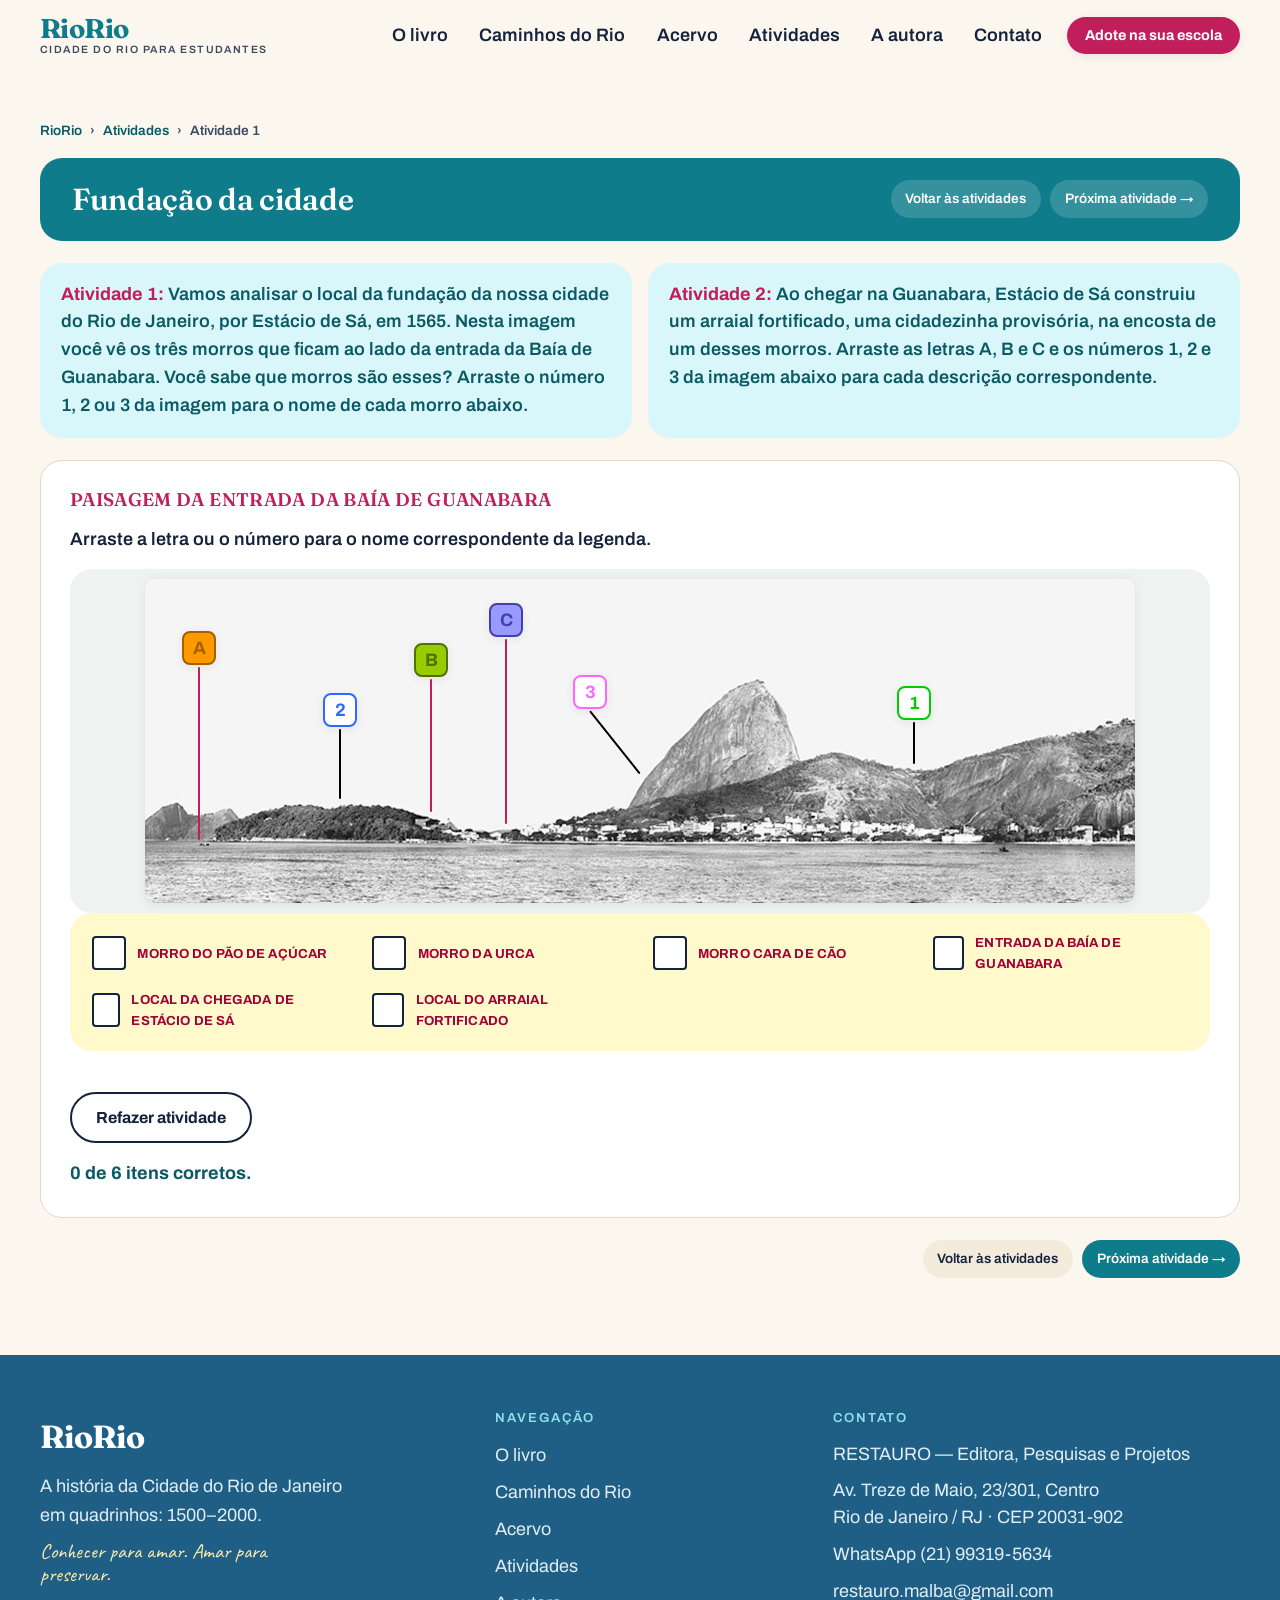
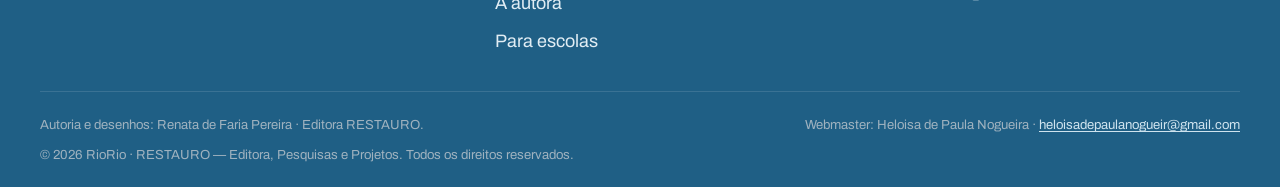
<file: atividade-1.html>
<!doctype html>
<html lang="pt-BR">
<head>
  <meta charset="utf-8" />
  <meta name="viewport" content="width=device-width, initial-scale=1" />
  <title>Atividade 1 — Fundação da cidade | RioRio</title>
  <meta name="description" content="Atividade interativa: arraste os números e letras para identificar os morros e locais da fundação do Rio de Janeiro." />
  <meta name="theme-color" content="#0E7C8B" />
  <link rel="icon" href="favicon.ico" sizes="any" />
  <link rel="icon" type="image/png" href="assets/images/favicon-32.png" sizes="32x32" />
  <link rel="apple-touch-icon" href="assets/images/favicon-180.png" />
  <script>document.documentElement.classList.add('js');</script>
  <link rel="preconnect" href="https://fonts.googleapis.com" />
  <link rel="preconnect" href="https://fonts.gstatic.com" crossorigin />
  <link rel="stylesheet" href="https://fonts.googleapis.com/css2?family=Fraunces:ital,opsz,wght@0,9..144,400;0,9..144,600;0,9..144,700;1,9..144,500&family=Archivo:wght@400;500;600;700&family=Caveat:wght@600;700&display=swap" />
  <link rel="stylesheet" href="assets/css/styles.css?v=30" />
  <link rel="stylesheet" href="assets/css/atividades.css?v=30" />
</head>
<body>
  <a class="skip-link" href="#conteudo">Pular para o conteúdo</a>

  <svg width="0" height="0" aria-hidden="true" focusable="false" style="position:absolute">
    <defs>
      <symbol id="ico-chevron" viewBox="0 0 24 24">
        <path fill="none" stroke="currentColor" stroke-width="2.4" stroke-linecap="round" stroke-linejoin="round" d="M9 4l8 8-8 8"/>
      </symbol>
    </defs>
  </svg>

  <header class="site-header" id="topo" data-header>
    <div class="wrap header__inner">
      <a class="brand" href="index.html" aria-label="RioRio — página inicial">
        <span class="brand__mark" aria-hidden="true">RioRio</span>
        <span class="brand__tag">Cidade do Rio para estudantes</span>
      </a>
      <nav class="nav" aria-label="Navegação principal">
        <button class="nav__toggle" aria-expanded="false" aria-controls="nav-menu" data-nav-toggle>
          <span class="nav__toggle-bars" aria-hidden="true"><span></span><span></span><span></span></span>
          <span class="nav__toggle-label">Menu</span>
        </button>
        <ul class="nav__menu" id="nav-menu" data-nav-menu>
          <li><a href="index.html#inicio">O livro</a></li>
          <li><a href="index.html#caminhos">Caminhos do Rio</a></li>
          <li><a href="index.html#memorias">Acervo</a></li>
          <li><a href="index.html#atividades">Atividades</a></li>
          <li><a href="index.html#autora">A autora</a></li>
          <li><a href="index.html#contato">Contato</a></li>
          <li class="nav__cta-item"><a class="btn btn--pink btn--sm" href="index.html#escolas">Adote na sua escola</a></li>
        </ul>
      </nav>
    </div>
  </header>

  <main id="conteudo">
    <section class="ativ-main">
      <div class="wrap">
        <p class="ativ-crumbs">
          <a href="index.html">RioRio</a> ›
          <a href="index.html#atividades">Atividades</a> ›
          <span>Atividade 1</span>
        </p>

        <div class="ativ-hero">
          <div>
            <h1 class="ativ-hero__title">Fundação da cidade</h1>
          </div>
          <nav class="ativ-nav" aria-label="Navegação entre atividades">
            <a href="index.html#atividades">Voltar às atividades</a>
            <a href="atividade-2.html">Próxima atividade →</a>
          </nav>
        </div>

        <div class="ativ-intro">
          <p><strong>Atividade 1:</strong> Vamos analisar o local da fundação da nossa cidade do Rio de Janeiro, por Estácio de Sá, em 1565. Nesta imagem você vê os três morros que ficam ao lado da entrada da Baía de Guanabara. Você sabe que morros são esses? Arraste o número 1, 2 ou 3 da imagem para o nome de cada morro abaixo.</p>
          <p><strong>Atividade 2:</strong> Ao chegar na Guanabara, Estácio de Sá construiu um arraial fortificado, uma cidadezinha provisória, na encosta de um desses morros. Arraste as letras A, B e C e os números 1, 2 e 3 da imagem abaixo para cada descrição correspondente.</p>
        </div>

        <div class="ativ-panel" data-drag-activity>
          <h2>Paisagem da entrada da Baía de Guanabara</h2>
          <p class="ativ-instruction">Arraste a letra ou o número para o nome correspondente da legenda.</p>
          <div class="ativ-stage-scroll" data-fit>
            <div class="ativ-stage" data-fit-w="990" data-fit-h="325" style="width:990px;height:325px;background-image:url('assets/images/atividades/fundacao-da-cidade-do-rio-de-janeiro.jpg')">
              <span class="ativ-line" style="left:768px;top:144px;height:42px;background:#000"></span>
              <span class="ativ-line" style="left:194px;top:151px;height:70px;background:#000"></span>
              <span class="ativ-line" style="left:444px;top:133px;height:79.8px;background:#000;transform:rotate(-38.5deg)"></span>
              <span class="ativ-line" style="left:53px;top:89px;height:173px"></span>
              <span class="ativ-line" style="left:285px;top:101px;height:133px"></span>
              <span class="ativ-line" style="left:360px;top:61px;height:185px"></span>

              <div class="drag-item drag-item--num" data-drag="p1" data-clone style="left:752px;top:108px;color:#00cc00;border-color:#00cc00">1</div>
              <div class="drag-item drag-item--num" data-drag="p2" data-clone style="left:178px;top:115px;color:#3366ff;border-color:#3366ff">2</div>
              <div class="drag-item drag-item--num" data-drag="p3" data-clone style="left:428px;top:97px;color:#ff66ff;border-color:#ff66ff">3</div>
              <div class="drag-item drag-item--num" data-drag="pC" data-clone style="left:37px;top:53px;color:#a35f00;border-color:#a35f00;background:#ff9900">A</div>
              <div class="drag-item drag-item--num" data-drag="pD" data-clone style="left:269px;top:65px;color:#4f7300;border-color:#4f7300;background:#99cc00">B</div>
              <div class="drag-item drag-item--num" data-drag="pB" data-clone style="left:344px;top:25px;color:#4141a8;border-color:#4141a8;background:#9999ff">C</div>
            </div>
          </div>

          <div class="ativ-answers">
            <div class="ativ-answers__grid">
              <div class="ativ-answers__row"><span class="drop-zone drop-zone--answer" data-drop="p3" style="position:relative;width:34px;height:34px;"></span><span class="ativ-answers__label">Morro do Pão de Açúcar</span></div>
              <div class="ativ-answers__row"><span class="drop-zone drop-zone--answer" data-drop="p1" style="position:relative;width:34px;height:34px;"></span><span class="ativ-answers__label">Morro da Urca</span></div>
              <div class="ativ-answers__row"><span class="drop-zone drop-zone--answer" data-drop="p2" style="position:relative;width:34px;height:34px;"></span><span class="ativ-answers__label">Morro Cara de Cão</span></div>
              <div class="ativ-answers__row"><span class="drop-zone drop-zone--answer" data-drop="pC" style="position:relative;width:34px;height:34px;"></span><span class="ativ-answers__label">Entrada da Baía de Guanabara</span></div>
              <div class="ativ-answers__row"><span class="drop-zone drop-zone--answer" data-drop="pB" style="position:relative;width:34px;height:34px;"></span><span class="ativ-answers__label">Local da chegada de Estácio de Sá</span></div>
              <div class="ativ-answers__row"><span class="drop-zone drop-zone--answer" data-drop="pD" style="position:relative;width:34px;height:34px;"></span><span class="ativ-answers__label">Local do arraial fortificado</span></div>
            </div>
          </div>

          <p class="ativ-success" data-ativ-success>Muito bem! Você completou a atividade 1.</p>
          <div class="ativ-actions">
            <button class="btn btn--ghost" type="button" data-ativ-reset>Refazer atividade</button>
          </div>
        </div>

        <nav class="ativ-nav" aria-label="Navegação entre atividades" style="justify-content:flex-end;background:transparent;padding:0">
          <a href="index.html#atividades" style="background:var(--papel-2);color:var(--tinta)">Voltar às atividades</a>
          <a href="atividade-2.html" style="background:var(--ciano);color:#fff">Próxima atividade →</a>
        </nav>
      </div>
    </section>
  </main>

  <footer class="site-footer" role="contentinfo">
    <div class="wrap site-footer__inner">
      <div class="site-footer__brand">
        <span class="brand__mark brand__mark--footer">RioRio</span>
        <p>A história da Cidade do Rio de Janeiro em quadrinhos: 1500–2000.</p>
        <p class="handnote site-footer__motto">Conhecer para amar. Amar para preservar.</p>
      </div>
      <nav class="site-footer__nav" aria-label="Rodapé">
        <h2>Navegação</h2>
        <ul>
          <li><a href="index.html#inicio">O livro</a></li>
          <li><a href="index.html#caminhos">Caminhos do Rio</a></li>
          <li><a href="index.html#memorias">Acervo</a></li>
          <li><a href="index.html#atividades">Atividades</a></li>
          <li><a href="index.html#autora">A autora</a></li>
          <li><a href="index.html#escolas">Para escolas</a></li>
        </ul>
      </nav>
      <div class="site-footer__contact">
        <h2>Contato</h2>
        <p>RESTAURO — Editora, Pesquisas e Projetos</p>
        <p>Av. Treze de Maio, 23/301, Centro<br>Rio de Janeiro / RJ · CEP 20031-902</p>
        <p><a href="https://wa.me/5521993195634" target="_blank" rel="noopener">WhatsApp (21) 99319-5634</a></p>
        <p><a href="mailto:restauro.malba@gmail.com">restauro.malba@gmail.com</a></p>
      </div>
    </div>
    <div class="wrap site-footer__base">
      <p>Autoria e desenhos: Renata de Faria Pereira · Editora RESTAURO.</p>
      <p>Webmaster: Heloisa de Paula Nogueira · <a href="mailto:heloisadepaulanogueir@gmail.com">heloisadepaulanogueir@gmail.com</a></p>
      <p>© <span data-year>2026</span> RioRio · RESTAURO — Editora, Pesquisas e Projetos. Todos os direitos reservados.</p>
    </div>
  </footer>

  <script src="assets/js/main.js?v=30" defer></script>
  <script src="assets/js/atividades.js?v=30" defer></script>
</body>
</html>
</file>
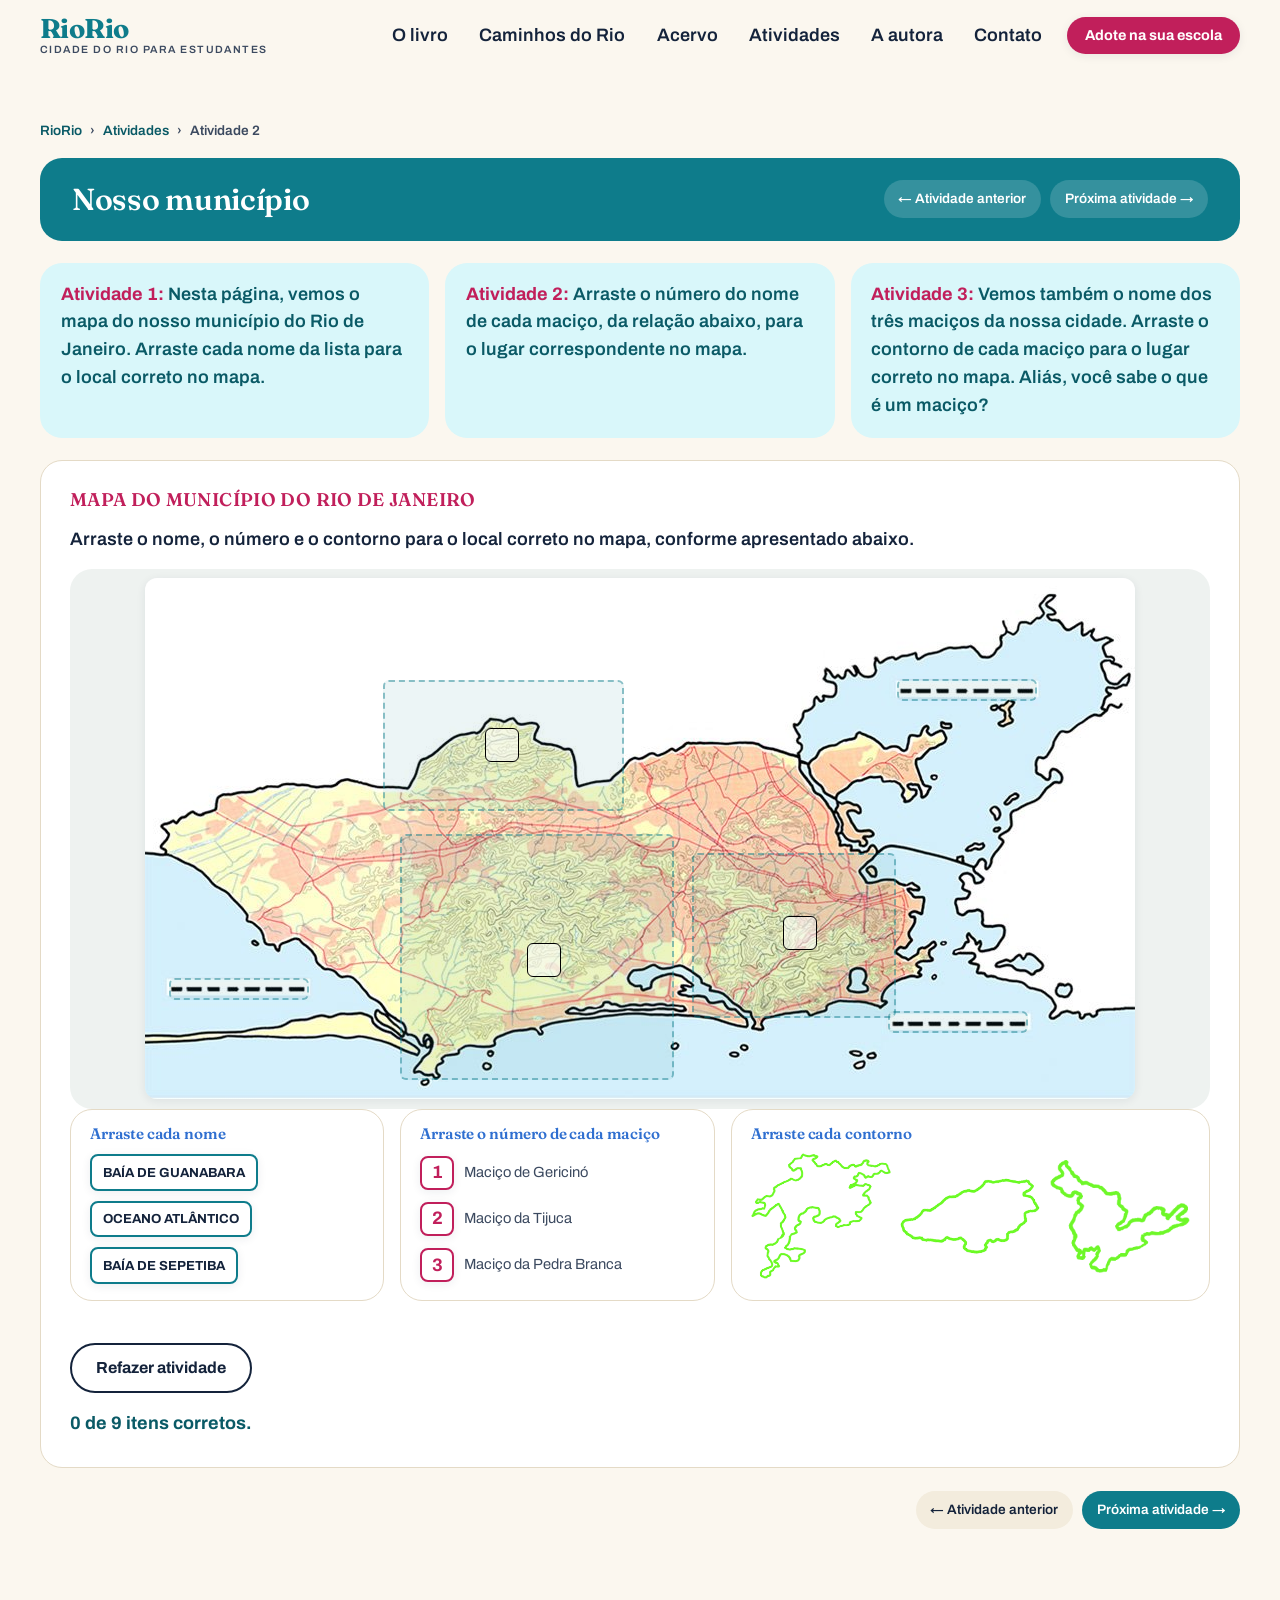
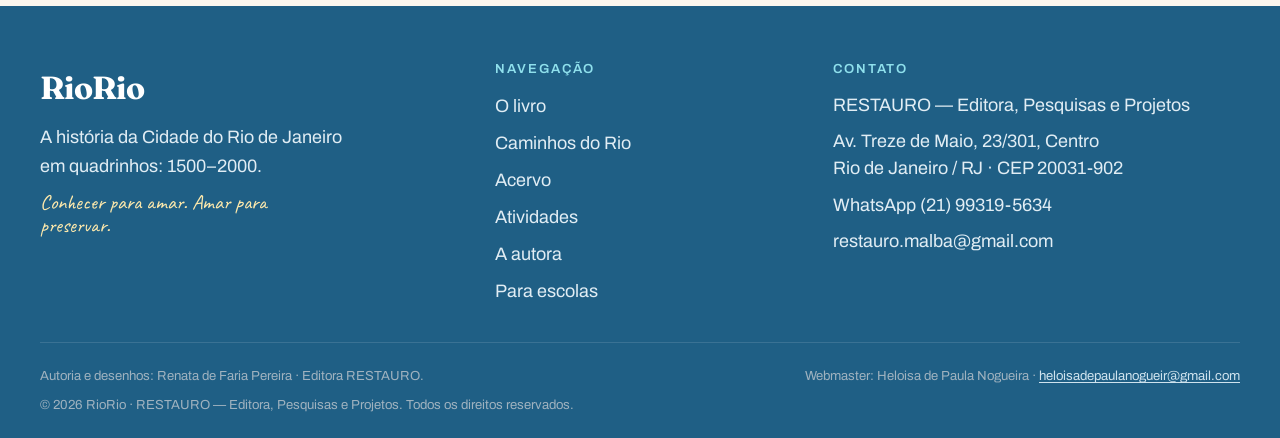
<file: atividade-2.html>
<!doctype html>
<html lang="pt-BR">
<head>
  <meta charset="utf-8" />
  <meta name="viewport" content="width=device-width, initial-scale=1" />
  <title>Atividade 2 — Nosso município | RioRio</title>
  <meta name="description" content="Atividade interativa: arraste nomes, números e contornos para o mapa do município do Rio de Janeiro." />
  <meta name="theme-color" content="#0E7C8B" />
  <link rel="icon" href="favicon.ico" sizes="any" />
  <link rel="icon" type="image/png" href="assets/images/favicon-32.png" sizes="32x32" />
  <link rel="apple-touch-icon" href="assets/images/favicon-180.png" />
  <script>document.documentElement.classList.add('js');</script>
  <link rel="preconnect" href="https://fonts.googleapis.com" />
  <link rel="preconnect" href="https://fonts.gstatic.com" crossorigin />
  <link rel="stylesheet" href="https://fonts.googleapis.com/css2?family=Fraunces:ital,opsz,wght@0,9..144,400;0,9..144,600;0,9..144,700;1,9..144,500&family=Archivo:wght@400;500;600;700&family=Caveat:wght@600;700&display=swap" />
  <link rel="stylesheet" href="assets/css/styles.css?v=30" />
  <link rel="stylesheet" href="assets/css/atividades.css?v=30" />
</head>
<body>
  <a class="skip-link" href="#conteudo">Pular para o conteúdo</a>

  <header class="site-header" id="topo" data-header>
    <div class="wrap header__inner">
      <a class="brand" href="index.html" aria-label="RioRio — página inicial">
        <span class="brand__mark" aria-hidden="true">RioRio</span>
        <span class="brand__tag">Cidade do Rio para estudantes</span>
      </a>
      <nav class="nav" aria-label="Navegação principal">
        <button class="nav__toggle" aria-expanded="false" aria-controls="nav-menu" data-nav-toggle>
          <span class="nav__toggle-bars" aria-hidden="true"><span></span><span></span><span></span></span>
          <span class="nav__toggle-label">Menu</span>
        </button>
        <ul class="nav__menu" id="nav-menu" data-nav-menu>
          <li><a href="index.html#inicio">O livro</a></li>
          <li><a href="index.html#caminhos">Caminhos do Rio</a></li>
          <li><a href="index.html#memorias">Acervo</a></li>
          <li><a href="index.html#atividades">Atividades</a></li>
          <li><a href="index.html#autora">A autora</a></li>
          <li><a href="index.html#contato">Contato</a></li>
          <li class="nav__cta-item"><a class="btn btn--pink btn--sm" href="index.html#escolas">Adote na sua escola</a></li>
        </ul>
      </nav>
    </div>
  </header>

  <main id="conteudo">
    <section class="ativ-main">
      <div class="wrap">
        <p class="ativ-crumbs">
          <a href="index.html">RioRio</a> ›
          <a href="index.html#atividades">Atividades</a> ›
          <span>Atividade 2</span>
        </p>

        <div class="ativ-hero">
          <div>
            <h1 class="ativ-hero__title">Nosso município</h1>
          </div>
          <nav class="ativ-nav" aria-label="Navegação entre atividades">
            <a href="atividade-1.html">← Atividade anterior</a>
            <a href="atividade-3.html">Próxima atividade →</a>
          </nav>
        </div>

        <div class="ativ-intro">
          <p><strong>Atividade 1:</strong> Nesta página, vemos o mapa do nosso município do Rio de Janeiro. Arraste cada nome da lista para o local correto no mapa.</p>
          <p><strong>Atividade 2:</strong> Arraste o número do nome de cada maciço, da relação abaixo, para o lugar correspondente no mapa.</p>
          <p><strong>Atividade 3:</strong> Vemos também o nome dos três maciços da nossa cidade. Arraste o contorno de cada maciço para o lugar correto no mapa. Aliás, você sabe o que é um maciço?</p>
        </div>

        <div class="ativ-panel" data-drag-activity>
          <h2>Mapa do município do Rio de Janeiro</h2>
          <p class="ativ-instruction">Arraste o nome, o número e o contorno para o local correto no mapa, conforme apresentado abaixo.</p>
          <div class="ativ-stage-scroll" data-fit>
            <div class="ativ-stage" data-fit-w="990" data-fit-h="521" style="width:990px;height:521px;background-image:url('assets/images/atividades/atividade-1-2.jpg')">
              <span class="drop-zone is-visible-hint" data-drop="guanabara" style="left:752px;top:101px;width:140px;height:22px"></span>
              <span class="drop-zone is-visible-hint" data-drop="atlantico" style="left:743px;top:433px;width:140px;height:22px"></span>
              <span class="drop-zone is-visible-hint" data-drop="sepetiba" style="left:24px;top:400px;width:140px;height:22px"></span>

              <span class="drop-zone drop-zone--black is-visible-hint" data-drop="num-gericino" style="left:340px;top:150px;width:34px;height:34px"></span>
              <span class="drop-zone drop-zone--black is-visible-hint" data-drop="num-tijuca" style="left:638px;top:338px;width:34px;height:34px"></span>
              <span class="drop-zone drop-zone--black is-visible-hint" data-drop="num-pedrabranca" style="left:382px;top:365px;width:34px;height:34px"></span>

              <span class="drop-zone" data-drop="shape-pedrabranca" style="left:255px;top:256px;width:274px;height:246px"></span>
              <span class="drop-zone" data-drop="shape-gericino" style="left:238px;top:102px;width:241px;height:131px"></span>
              <span class="drop-zone" data-drop="shape-tijuca" style="left:547px;top:275px;width:204px;height:165px"></span>
            </div>
          </div>

          <div class="ativ-bank">
            <div class="ativ-bank__group">
              <h3>Arraste cada nome</h3>
              <div class="ativ-bank__row"><span class="drag-item drag-item--chip" data-drag="guanabara" style="position:relative">BAÍA DE GUANABARA</span></div>
              <div class="ativ-bank__row"><span class="drag-item drag-item--chip" data-drag="atlantico" style="position:relative">OCEANO ATLÂNTICO</span></div>
              <div class="ativ-bank__row"><span class="drag-item drag-item--chip" data-drag="sepetiba" style="position:relative">BAÍA DE SEPETIBA</span></div>
            </div>
            <div class="ativ-bank__group">
              <h3>Arraste o número de cada maciço</h3>
              <div class="ativ-bank__row"><span class="drag-item drag-item--num" data-drag="num-gericino" data-clone style="position:relative">1</span><span class="ativ-bank__label">Maciço de Gericinó</span></div>
              <div class="ativ-bank__row"><span class="drag-item drag-item--num" data-drag="num-tijuca" data-clone style="position:relative">2</span><span class="ativ-bank__label">Maciço da Tijuca</span></div>
              <div class="ativ-bank__row"><span class="drag-item drag-item--num" data-drag="num-pedrabranca" data-clone style="position:relative">3</span><span class="ativ-bank__label">Maciço da Pedra Branca</span></div>
            </div>
            <div class="ativ-bank__group">
              <h3>Arraste cada contorno</h3>
              <div class="ativ-bank__row">
                <span class="drag-item drag-item--shape" data-drag="shape-pedrabranca" data-label="contorno do Maciço da Pedra Branca" style="position:relative;width:140px;height:126px;background-image:url('assets/images/atividades/macico1.png');background-size:contain"></span>
                <span class="drag-item drag-item--shape" data-drag="shape-gericino" data-label="contorno do Maciço de Gericinó" style="position:relative;width:140px;height:76px;background-image:url('assets/images/atividades/macico2.png');background-size:contain"></span>
                <span class="drag-item drag-item--shape" data-drag="shape-tijuca" data-label="contorno do Maciço da Tijuca" style="position:relative;width:140px;height:113px;background-image:url('assets/images/atividades/macico3.png');background-size:contain"></span>
              </div>
            </div>
          </div>

          <p class="ativ-success" data-ativ-success>Muito bem! Você completou a atividade 2.</p>
          <div class="ativ-actions">
            <button class="btn btn--ghost" type="button" data-ativ-reset>Refazer atividade</button>
          </div>
        </div>

        <nav class="ativ-nav" aria-label="Navegação entre atividades" style="justify-content:flex-end;background:transparent;padding:0">
          <a href="atividade-1.html" style="background:var(--papel-2);color:var(--tinta)">← Atividade anterior</a>
          <a href="atividade-3.html" style="background:var(--ciano);color:#fff">Próxima atividade →</a>
        </nav>
      </div>
    </section>
  </main>

  <footer class="site-footer" role="contentinfo">
    <div class="wrap site-footer__inner">
      <div class="site-footer__brand">
        <span class="brand__mark brand__mark--footer">RioRio</span>
        <p>A história da Cidade do Rio de Janeiro em quadrinhos: 1500–2000.</p>
        <p class="handnote site-footer__motto">Conhecer para amar. Amar para preservar.</p>
      </div>
      <nav class="site-footer__nav" aria-label="Rodapé">
        <h2>Navegação</h2>
        <ul>
          <li><a href="index.html#inicio">O livro</a></li>
          <li><a href="index.html#caminhos">Caminhos do Rio</a></li>
          <li><a href="index.html#memorias">Acervo</a></li>
          <li><a href="index.html#atividades">Atividades</a></li>
          <li><a href="index.html#autora">A autora</a></li>
          <li><a href="index.html#escolas">Para escolas</a></li>
        </ul>
      </nav>
      <div class="site-footer__contact">
        <h2>Contato</h2>
        <p>RESTAURO — Editora, Pesquisas e Projetos</p>
        <p>Av. Treze de Maio, 23/301, Centro<br>Rio de Janeiro / RJ · CEP 20031-902</p>
        <p><a href="https://wa.me/5521993195634" target="_blank" rel="noopener">WhatsApp (21) 99319-5634</a></p>
        <p><a href="mailto:restauro.malba@gmail.com">restauro.malba@gmail.com</a></p>
      </div>
    </div>
    <div class="wrap site-footer__base">
      <p>Autoria e desenhos: Renata de Faria Pereira · Editora RESTAURO.</p>
      <p>Webmaster: Heloisa de Paula Nogueira · <a href="mailto:heloisadepaulanogueir@gmail.com">heloisadepaulanogueir@gmail.com</a></p>
      <p>© <span data-year>2026</span> RioRio · RESTAURO — Editora, Pesquisas e Projetos. Todos os direitos reservados.</p>
    </div>
  </footer>

  <script src="assets/js/main.js?v=30" defer></script>
  <script src="assets/js/atividades.js?v=30" defer></script>
</body>
</html>
</file>
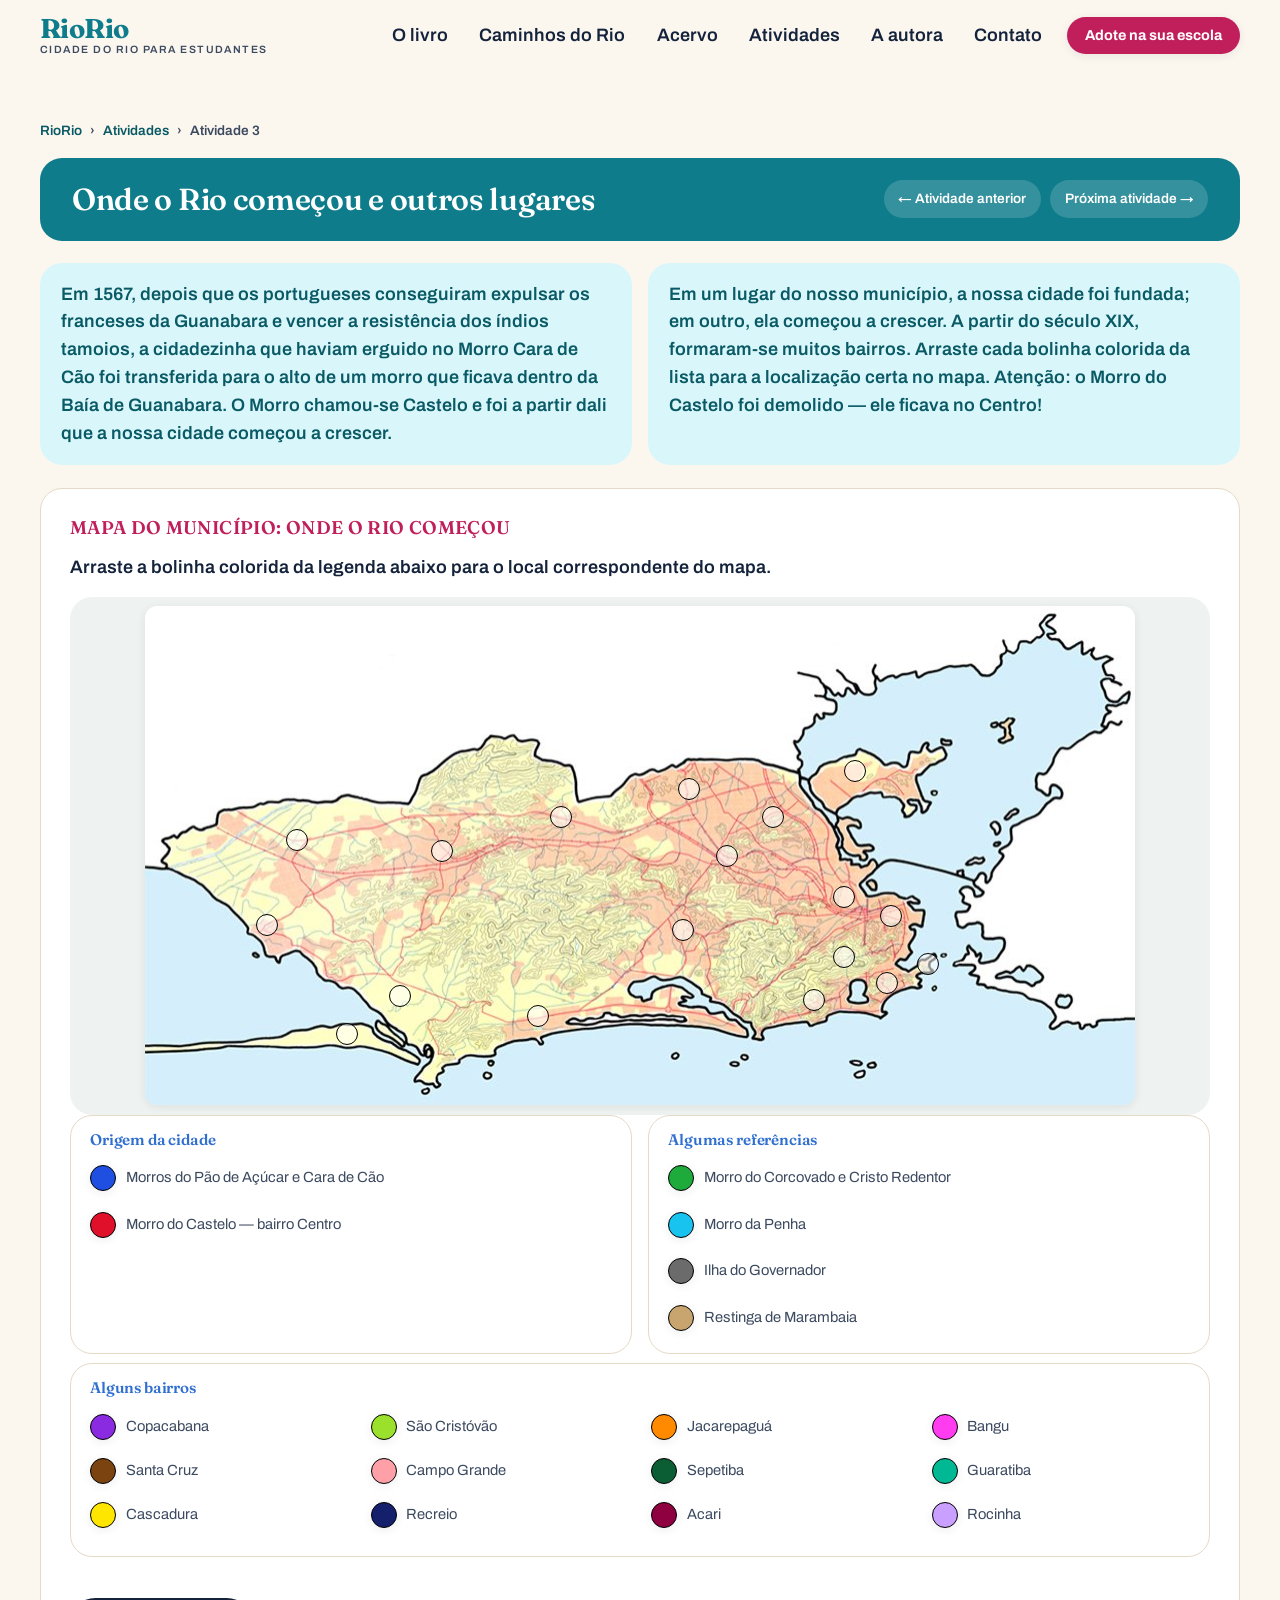
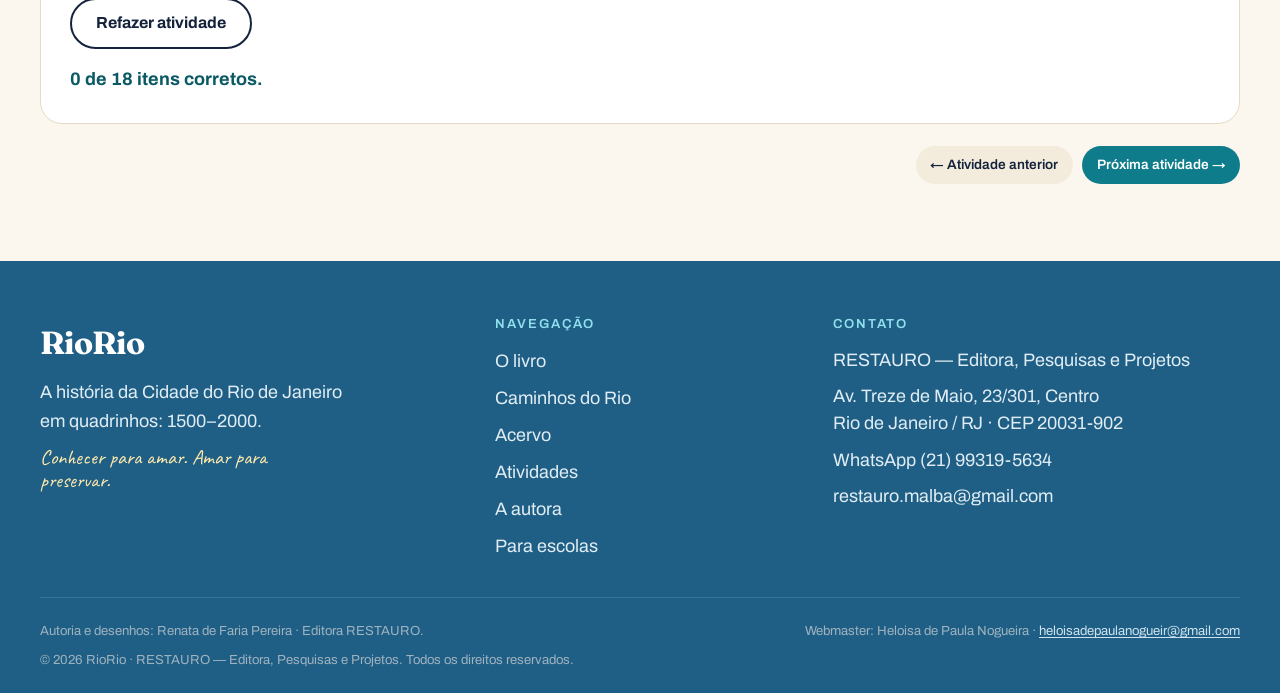
<file: atividade-3.html>
<!doctype html>
<html lang="pt-BR">
<head>
  <meta charset="utf-8" />
  <meta name="viewport" content="width=device-width, initial-scale=1" />
  <title>Atividade 3 — Onde o Rio começou e outros lugares | RioRio</title>
  <meta name="description" content="Atividade interativa: arraste cada lugar para o ponto correto no mapa do município do Rio de Janeiro." />
  <meta name="theme-color" content="#0E7C8B" />
  <link rel="icon" href="favicon.ico" sizes="any" />
  <link rel="icon" type="image/png" href="assets/images/favicon-32.png" sizes="32x32" />
  <link rel="apple-touch-icon" href="assets/images/favicon-180.png" />
  <script>document.documentElement.classList.add('js');</script>
  <link rel="preconnect" href="https://fonts.googleapis.com" />
  <link rel="preconnect" href="https://fonts.gstatic.com" crossorigin />
  <link rel="stylesheet" href="https://fonts.googleapis.com/css2?family=Fraunces:ital,opsz,wght@0,9..144,400;0,9..144,600;0,9..144,700;1,9..144,500&family=Archivo:wght@400;500;600;700&family=Caveat:wght@600;700&display=swap" />
  <link rel="stylesheet" href="assets/css/styles.css?v=30" />
  <link rel="stylesheet" href="assets/css/atividades.css?v=30" />
</head>
<body>
  <a class="skip-link" href="#conteudo">Pular para o conteúdo</a>

  <header class="site-header" id="topo" data-header>
    <div class="wrap header__inner">
      <a class="brand" href="index.html" aria-label="RioRio — página inicial">
        <span class="brand__mark" aria-hidden="true">RioRio</span>
        <span class="brand__tag">Cidade do Rio para estudantes</span>
      </a>
      <nav class="nav" aria-label="Navegação principal">
        <button class="nav__toggle" aria-expanded="false" aria-controls="nav-menu" data-nav-toggle>
          <span class="nav__toggle-bars" aria-hidden="true"><span></span><span></span><span></span></span>
          <span class="nav__toggle-label">Menu</span>
        </button>
        <ul class="nav__menu" id="nav-menu" data-nav-menu>
          <li><a href="index.html#inicio">O livro</a></li>
          <li><a href="index.html#caminhos">Caminhos do Rio</a></li>
          <li><a href="index.html#memorias">Acervo</a></li>
          <li><a href="index.html#atividades">Atividades</a></li>
          <li><a href="index.html#autora">A autora</a></li>
          <li><a href="index.html#contato">Contato</a></li>
          <li class="nav__cta-item"><a class="btn btn--pink btn--sm" href="index.html#escolas">Adote na sua escola</a></li>
        </ul>
      </nav>
    </div>
  </header>

  <main id="conteudo">
    <section class="ativ-main">
      <div class="wrap">
        <p class="ativ-crumbs">
          <a href="index.html">RioRio</a> ›
          <a href="index.html#atividades">Atividades</a> ›
          <span>Atividade 3</span>
        </p>

        <div class="ativ-hero">
          <div>
            <h1 class="ativ-hero__title">Onde o Rio começou e outros lugares</h1>
          </div>
          <nav class="ativ-nav" aria-label="Navegação entre atividades">
            <a href="atividade-2.html">← Atividade anterior</a>
            <a href="atividade-4.html">Próxima atividade →</a>
          </nav>
        </div>

        <div class="ativ-intro">
          <p>Em 1567, depois que os portugueses conseguiram expulsar os franceses da Guanabara e vencer a resistência dos índios tamoios, a cidadezinha que haviam erguido no Morro Cara de Cão foi transferida para o alto de um morro que ficava dentro da Baía de Guanabara. O Morro chamou-se Castelo e foi a partir dali que a nossa cidade começou a crescer.</p>
          <p>Em um lugar do nosso município, a nossa cidade foi fundada; em outro, ela começou a crescer. A partir do século XIX, formaram-se muitos bairros. Arraste cada bolinha colorida da lista para a localização certa no mapa. Atenção: o Morro do Castelo foi demolido — ele ficava no Centro!</p>
        </div>

        <div class="ativ-panel" data-drag-activity>
          <h2>Mapa do município: onde o Rio começou</h2>
          <p class="ativ-instruction">Arraste a bolinha colorida da legenda abaixo para o local correspondente do mapa.</p>
          <div class="ativ-stage-scroll">
            <div class="ativ-stage ativ-stage--fluid" style="aspect-ratio:990/499;background-image:url('assets/images/atividades/atividade-1-3.jpg')">
              <span class="drop-zone is-visible-hint" data-drop="l1" style="left:79.091%;top:71.743%"></span>
              <span class="drop-zone is-visible-hint" data-drop="l2" style="left:75.354%;top:62.124%"></span>
              <span class="drop-zone is-visible-hint" data-drop="l3" style="left:70.606%;top:70.341%"></span>
              <span class="drop-zone is-visible-hint" data-drop="l4" style="left:63.434%;top:42.285%"></span>
              <span class="drop-zone is-visible-hint" data-drop="l5" style="left:71.717%;top:33.066%"></span>
              <span class="drop-zone is-visible-hint" data-drop="l6" style="left:20.404%;top:85.772%"></span>
              <span class="drop-zone is-visible-hint" data-drop="l7" style="left:74.949%;top:75.551%"></span>
              <span class="drop-zone is-visible-hint" data-drop="l8" style="left:70.606%;top:58.317%"></span>
              <span class="drop-zone is-visible-hint" data-drop="l9" style="left:54.343%;top:64.93%"></span>
              <span class="drop-zone is-visible-hint" data-drop="l11" style="left:42.02%;top:42.285%"></span>
              <span class="drop-zone is-visible-hint" data-drop="l12" style="left:15.354%;top:46.894%"></span>
              <span class="drop-zone is-visible-hint" data-drop="l13" style="left:30.0%;top:49.098%"></span>
              <span class="drop-zone is-visible-hint" data-drop="l14" style="left:12.323%;top:63.928%"></span>
              <span class="drop-zone is-visible-hint" data-drop="l15" style="left:25.758%;top:78.156%"></span>
              <span class="drop-zone is-visible-hint" data-drop="l16" style="left:58.788%;top:50.1%"></span>
              <span class="drop-zone is-visible-hint" data-drop="l18" style="left:39.697%;top:82.164%"></span>
              <span class="drop-zone is-visible-hint" data-drop="l19" style="left:54.949%;top:36.673%"></span>
              <span class="drop-zone is-visible-hint" data-drop="l20" style="left:67.576%;top:78.958%"></span>
            </div>
          </div>

          <div class="ativ-bank">
            <div class="ativ-bank__group">
              <h3>Origem da cidade</h3>
              <div class="ativ-bank__row"><span class="drag-item drag-item--dot" data-drag="l1" data-clone style="position:relative;background:#1f4fe0"></span><span class="ativ-bank__label">Morros do Pão de Açúcar e Cara de Cão</span></div>
              <div class="ativ-bank__row"><span class="drag-item drag-item--dot" data-drag="l2" data-clone style="position:relative;background:#e0102a"></span><span class="ativ-bank__label">Morro do Castelo — bairro Centro</span></div>
            </div>
            <div class="ativ-bank__group">
              <h3>Algumas referências</h3>
              <div class="ativ-bank__row"><span class="drag-item drag-item--dot" data-drag="l3" data-clone style="position:relative;background:#1faa3c"></span><span class="ativ-bank__label">Morro do Corcovado e Cristo Redentor</span></div>
              <div class="ativ-bank__row"><span class="drag-item drag-item--dot" data-drag="l4" data-clone style="position:relative;background:#19c3f0"></span><span class="ativ-bank__label">Morro da Penha</span></div>
              <div class="ativ-bank__row"><span class="drag-item drag-item--dot" data-drag="l5" data-clone style="position:relative;background:#6b6b6b"></span><span class="ativ-bank__label">Ilha do Governador</span></div>
              <div class="ativ-bank__row"><span class="drag-item drag-item--dot" data-drag="l6" data-clone style="position:relative;background:#c8a46e"></span><span class="ativ-bank__label">Restinga de Marambaia</span></div>
            </div>
            <div class="ativ-bank__group ativ-bank__group--cols">
              <h3>Alguns bairros</h3>
              <div class="ativ-bank__row"><span class="drag-item drag-item--dot" data-drag="l7" data-clone style="position:relative;background:#8a2be2"></span><span class="ativ-bank__label">Copacabana</span></div>
              <div class="ativ-bank__row"><span class="drag-item drag-item--dot" data-drag="l8" data-clone style="position:relative;background:#9be02a"></span><span class="ativ-bank__label">São Cristóvão</span></div>
              <div class="ativ-bank__row"><span class="drag-item drag-item--dot" data-drag="l9" data-clone style="position:relative;background:#ff8a00"></span><span class="ativ-bank__label">Jacarepaguá</span></div>
              <div class="ativ-bank__row"><span class="drag-item drag-item--dot" data-drag="l11" data-clone style="position:relative;background:#ff3cf0"></span><span class="ativ-bank__label">Bangu</span></div>
              <div class="ativ-bank__row"><span class="drag-item drag-item--dot" data-drag="l12" data-clone style="position:relative;background:#7a4310"></span><span class="ativ-bank__label">Santa Cruz</span></div>
              <div class="ativ-bank__row"><span class="drag-item drag-item--dot" data-drag="l13" data-clone style="position:relative;background:#ff9fa8"></span><span class="ativ-bank__label">Campo Grande</span></div>
              <div class="ativ-bank__row"><span class="drag-item drag-item--dot" data-drag="l14" data-clone style="position:relative;background:#0b5e34"></span><span class="ativ-bank__label">Sepetiba</span></div>
              <div class="ativ-bank__row"><span class="drag-item drag-item--dot" data-drag="l15" data-clone style="position:relative;background:#00b894"></span><span class="ativ-bank__label">Guaratiba</span></div>
              <div class="ativ-bank__row"><span class="drag-item drag-item--dot" data-drag="l16" data-clone style="position:relative;background:#ffe600"></span><span class="ativ-bank__label">Cascadura</span></div>
              <div class="ativ-bank__row"><span class="drag-item drag-item--dot" data-drag="l18" data-clone style="position:relative;background:#14206b"></span><span class="ativ-bank__label">Recreio</span></div>
              <div class="ativ-bank__row"><span class="drag-item drag-item--dot" data-drag="l19" data-clone style="position:relative;background:#8f0040"></span><span class="ativ-bank__label">Acari</span></div>
              <div class="ativ-bank__row"><span class="drag-item drag-item--dot" data-drag="l20" data-clone style="position:relative;background:#c9a0ff"></span><span class="ativ-bank__label">Rocinha</span></div>
            </div>
          </div>

          <p class="ativ-success" data-ativ-success>Muito bem! Você completou a atividade 3.</p>
          <div class="ativ-actions">
            <button class="btn btn--ghost" type="button" data-ativ-reset>Refazer atividade</button>
          </div>
        </div>

        <nav class="ativ-nav" aria-label="Navegação entre atividades" style="justify-content:flex-end;background:transparent;padding:0">
          <a href="atividade-2.html" style="background:var(--papel-2);color:var(--tinta)">← Atividade anterior</a>
          <a href="atividade-4.html" style="background:var(--ciano);color:#fff">Próxima atividade →</a>
        </nav>
      </div>
    </section>
  </main>

  <footer class="site-footer" role="contentinfo">
    <div class="wrap site-footer__inner">
      <div class="site-footer__brand">
        <span class="brand__mark brand__mark--footer">RioRio</span>
        <p>A história da Cidade do Rio de Janeiro em quadrinhos: 1500–2000.</p>
        <p class="handnote site-footer__motto">Conhecer para amar. Amar para preservar.</p>
      </div>
      <nav class="site-footer__nav" aria-label="Rodapé">
        <h2>Navegação</h2>
        <ul>
          <li><a href="index.html#inicio">O livro</a></li>
          <li><a href="index.html#caminhos">Caminhos do Rio</a></li>
          <li><a href="index.html#memorias">Acervo</a></li>
          <li><a href="index.html#atividades">Atividades</a></li>
          <li><a href="index.html#autora">A autora</a></li>
          <li><a href="index.html#escolas">Para escolas</a></li>
        </ul>
      </nav>
      <div class="site-footer__contact">
        <h2>Contato</h2>
        <p>RESTAURO — Editora, Pesquisas e Projetos</p>
        <p>Av. Treze de Maio, 23/301, Centro<br>Rio de Janeiro / RJ · CEP 20031-902</p>
        <p><a href="https://wa.me/5521993195634" target="_blank" rel="noopener">WhatsApp (21) 99319-5634</a></p>
        <p><a href="mailto:restauro.malba@gmail.com">restauro.malba@gmail.com</a></p>
      </div>
    </div>
    <div class="wrap site-footer__base">
      <p>Autoria e desenhos: Renata de Faria Pereira · Editora RESTAURO.</p>
      <p>Webmaster: Heloisa de Paula Nogueira · <a href="mailto:heloisadepaulanogueir@gmail.com">heloisadepaulanogueir@gmail.com</a></p>
      <p>© <span data-year>2026</span> RioRio · RESTAURO — Editora, Pesquisas e Projetos. Todos os direitos reservados.</p>
    </div>
  </footer>

  <script src="assets/js/main.js?v=30" defer></script>
  <script src="assets/js/atividades.js?v=30" defer></script>
</body>
</html>
</file>
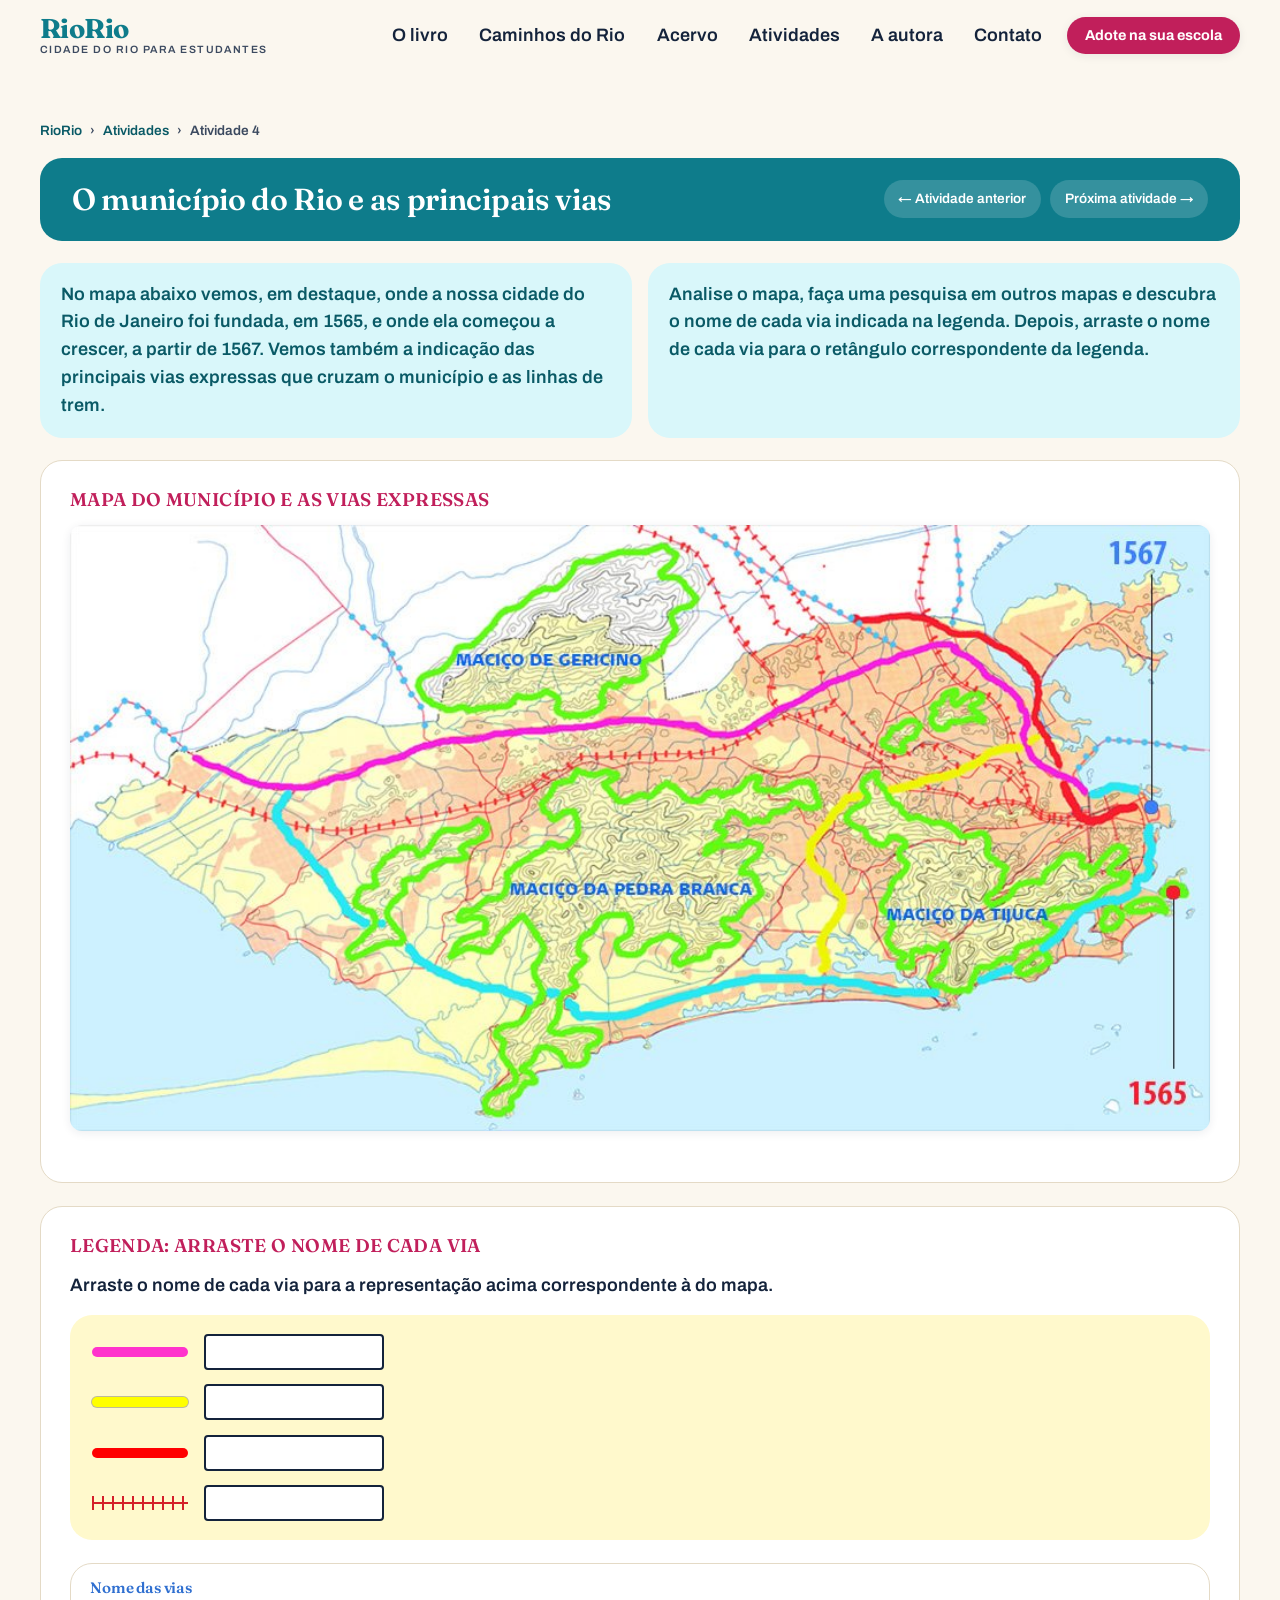
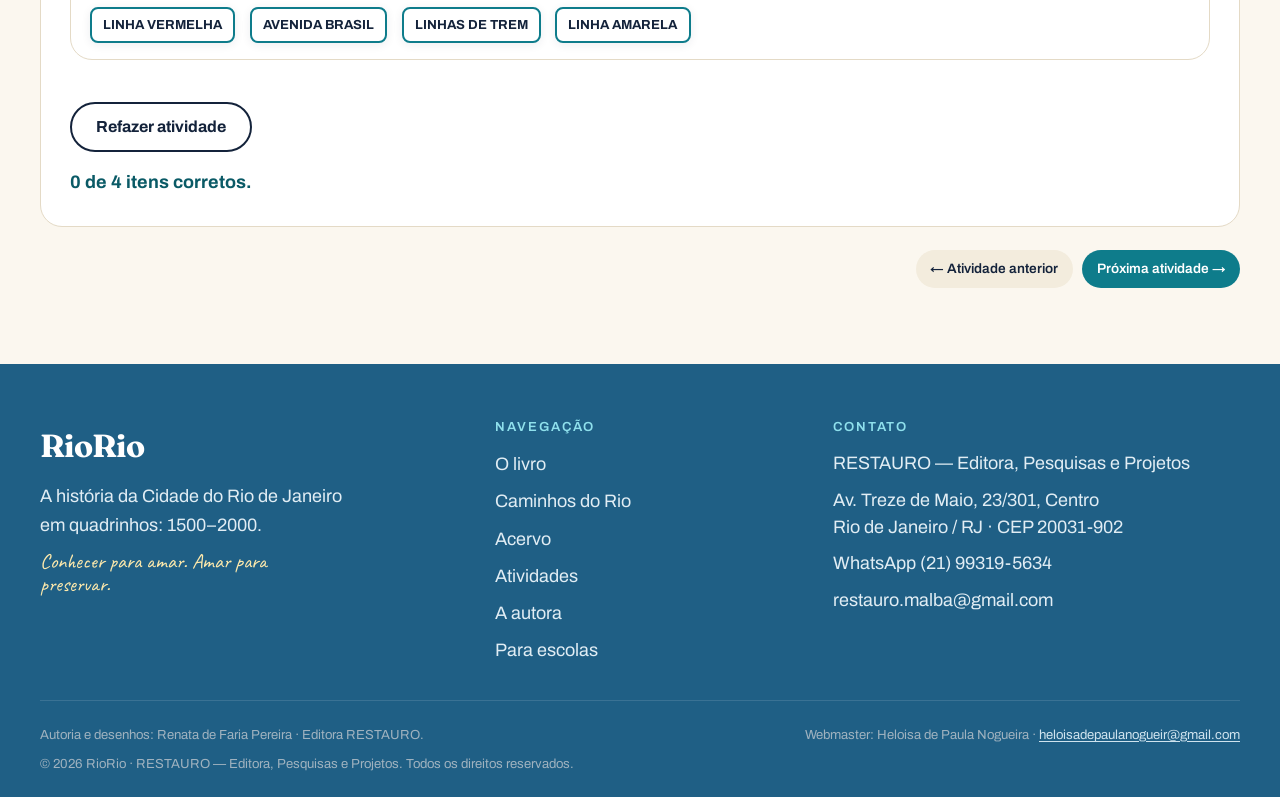
<file: atividade-4.html>
<!doctype html>
<html lang="pt-BR">
<head>
  <meta charset="utf-8" />
  <meta name="viewport" content="width=device-width, initial-scale=1" />
  <title>Atividade 4 — O município do Rio e as vias principais | RioRio</title>
  <meta name="description" content="Atividade interativa: arraste o nome de cada via expressa para a legenda correta do mapa do Rio de Janeiro." />
  <meta name="theme-color" content="#0E7C8B" />
  <link rel="icon" href="favicon.ico" sizes="any" />
  <link rel="icon" type="image/png" href="assets/images/favicon-32.png" sizes="32x32" />
  <link rel="apple-touch-icon" href="assets/images/favicon-180.png" />
  <script>document.documentElement.classList.add('js');</script>
  <link rel="preconnect" href="https://fonts.googleapis.com" />
  <link rel="preconnect" href="https://fonts.gstatic.com" crossorigin />
  <link rel="stylesheet" href="https://fonts.googleapis.com/css2?family=Fraunces:ital,opsz,wght@0,9..144,400;0,9..144,600;0,9..144,700;1,9..144,500&family=Archivo:wght@400;500;600;700&family=Caveat:wght@600;700&display=swap" />
  <link rel="stylesheet" href="assets/css/styles.css?v=30" />
  <link rel="stylesheet" href="assets/css/atividades.css?v=30" />
</head>
<body>
  <a class="skip-link" href="#conteudo">Pular para o conteúdo</a>

  <header class="site-header" id="topo" data-header>
    <div class="wrap header__inner">
      <a class="brand" href="index.html" aria-label="RioRio — página inicial">
        <span class="brand__mark" aria-hidden="true">RioRio</span>
        <span class="brand__tag">Cidade do Rio para estudantes</span>
      </a>
      <nav class="nav" aria-label="Navegação principal">
        <button class="nav__toggle" aria-expanded="false" aria-controls="nav-menu" data-nav-toggle>
          <span class="nav__toggle-bars" aria-hidden="true"><span></span><span></span><span></span></span>
          <span class="nav__toggle-label">Menu</span>
        </button>
        <ul class="nav__menu" id="nav-menu" data-nav-menu>
          <li><a href="index.html#inicio">O livro</a></li>
          <li><a href="index.html#caminhos">Caminhos do Rio</a></li>
          <li><a href="index.html#memorias">Acervo</a></li>
          <li><a href="index.html#atividades">Atividades</a></li>
          <li><a href="index.html#autora">A autora</a></li>
          <li><a href="index.html#contato">Contato</a></li>
          <li class="nav__cta-item"><a class="btn btn--pink btn--sm" href="index.html#escolas">Adote na sua escola</a></li>
        </ul>
      </nav>
    </div>
  </header>

  <main id="conteudo">
    <section class="ativ-main">
      <div class="wrap">
        <p class="ativ-crumbs">
          <a href="index.html">RioRio</a> ›
          <a href="index.html#atividades">Atividades</a> ›
          <span>Atividade 4</span>
        </p>

        <div class="ativ-hero">
          <div>
            <h1 class="ativ-hero__title">O município do Rio e as principais vias</h1>
          </div>
          <nav class="ativ-nav" aria-label="Navegação entre atividades">
            <a href="atividade-3.html">← Atividade anterior</a>
            <a href="atividade-5.html">Próxima atividade →</a>
          </nav>
        </div>

        <div class="ativ-intro">
          <p>No mapa abaixo vemos, em destaque, onde a nossa cidade do Rio de Janeiro foi fundada, em 1565, e onde ela começou a crescer, a partir de 1567. Vemos também a indicação das principais vias expressas que cruzam o município e as linhas de trem.</p>
          <p>Analise o mapa, faça uma pesquisa em outros mapas e descubra o nome de cada via indicada na legenda. Depois, arraste o nome de cada via para o retângulo correspondente da legenda.</p>
        </div>

        <div class="ativ-panel">
          <h2>Mapa do município e as vias expressas</h2>
          <figure style="margin:0 0 1.4rem">
            <img src="assets/images/atividades/atividade-1-4.jpg" alt="Mapa do município do Rio de Janeiro com a fundação, a expansão e as principais vias expressas em destaque." style="width:100%;border-radius:12px;box-shadow:var(--shadow-sm)" width="990" height="526" loading="lazy" decoding="async">
          </figure>
        </div>

        <div class="ativ-panel" data-drag-activity>
          <h2>Legenda: arraste o nome de cada via</h2>
          <p class="ativ-instruction">Arraste o nome de cada via para a representação acima correspondente à do mapa.</p>
          <div class="ativ-answers">
            <div class="ativ-legend">
              <div class="ativ-legend__row"><span class="legend-sample legend-sample--brasil" aria-hidden="true"></span><span class="drop-zone drop-zone--answer" data-drop="brasil" aria-label="Destino da linha rosa" style="position:relative;width:180px;height:36px"></span></div>
              <div class="ativ-legend__row"><span class="legend-sample legend-sample--amarela" aria-hidden="true"></span><span class="drop-zone drop-zone--answer" data-drop="amarela" aria-label="Destino da linha amarela" style="position:relative;width:180px;height:36px"></span></div>
              <div class="ativ-legend__row"><span class="legend-sample legend-sample--vermelha" aria-hidden="true"></span><span class="drop-zone drop-zone--answer" data-drop="vermelha" aria-label="Destino da linha vermelha grossa" style="position:relative;width:180px;height:36px"></span></div>
              <div class="ativ-legend__row"><span class="legend-sample legend-sample--trem" aria-hidden="true"></span><span class="drop-zone drop-zone--answer" data-drop="trem" aria-label="Destino da linha vermelha fina com tracinhos" style="position:relative;width:180px;height:36px"></span></div>
            </div>
          </div>

          <div class="ativ-bank">
            <div class="ativ-bank__group ativ-bank__group--row">
              <h3>Nome das vias</h3>
              <div class="ativ-bank__row"><span class="drag-item drag-item--chip" data-drag="vermelha" style="position:relative">LINHA VERMELHA</span></div>
              <div class="ativ-bank__row"><span class="drag-item drag-item--chip" data-drag="brasil" style="position:relative">AVENIDA BRASIL</span></div>
              <div class="ativ-bank__row"><span class="drag-item drag-item--chip" data-drag="trem" style="position:relative">LINHAS DE TREM</span></div>
              <div class="ativ-bank__row"><span class="drag-item drag-item--chip" data-drag="amarela" style="position:relative">LINHA AMARELA</span></div>
            </div>
          </div>

          <p class="ativ-success" data-ativ-success>Muito bem! Você completou a atividade 4.</p>
          <div class="ativ-actions">
            <button class="btn btn--ghost" type="button" data-ativ-reset>Refazer atividade</button>
          </div>
        </div>

        <nav class="ativ-nav" aria-label="Navegação entre atividades" style="justify-content:flex-end;background:transparent;padding:0">
          <a href="atividade-3.html" style="background:var(--papel-2);color:var(--tinta)">← Atividade anterior</a>
          <a href="atividade-5.html" style="background:var(--ciano);color:#fff">Próxima atividade →</a>
        </nav>
      </div>
    </section>
  </main>

  <footer class="site-footer" role="contentinfo">
    <div class="wrap site-footer__inner">
      <div class="site-footer__brand">
        <span class="brand__mark brand__mark--footer">RioRio</span>
        <p>A história da Cidade do Rio de Janeiro em quadrinhos: 1500–2000.</p>
        <p class="handnote site-footer__motto">Conhecer para amar. Amar para preservar.</p>
      </div>
      <nav class="site-footer__nav" aria-label="Rodapé">
        <h2>Navegação</h2>
        <ul>
          <li><a href="index.html#inicio">O livro</a></li>
          <li><a href="index.html#caminhos">Caminhos do Rio</a></li>
          <li><a href="index.html#memorias">Acervo</a></li>
          <li><a href="index.html#atividades">Atividades</a></li>
          <li><a href="index.html#autora">A autora</a></li>
          <li><a href="index.html#escolas">Para escolas</a></li>
        </ul>
      </nav>
      <div class="site-footer__contact">
        <h2>Contato</h2>
        <p>RESTAURO — Editora, Pesquisas e Projetos</p>
        <p>Av. Treze de Maio, 23/301, Centro<br>Rio de Janeiro / RJ · CEP 20031-902</p>
        <p><a href="https://wa.me/5521993195634" target="_blank" rel="noopener">WhatsApp (21) 99319-5634</a></p>
        <p><a href="mailto:restauro.malba@gmail.com">restauro.malba@gmail.com</a></p>
      </div>
    </div>
    <div class="wrap site-footer__base">
      <p>Autoria e desenhos: Renata de Faria Pereira · Editora RESTAURO.</p>
      <p>Webmaster: Heloisa de Paula Nogueira · <a href="mailto:heloisadepaulanogueir@gmail.com">heloisadepaulanogueir@gmail.com</a></p>
      <p>© <span data-year>2026</span> RioRio · RESTAURO — Editora, Pesquisas e Projetos. Todos os direitos reservados.</p>
    </div>
  </footer>

  <script src="assets/js/main.js?v=30" defer></script>
  <script src="assets/js/atividades.js?v=30" defer></script>
</body>
</html>
</file>
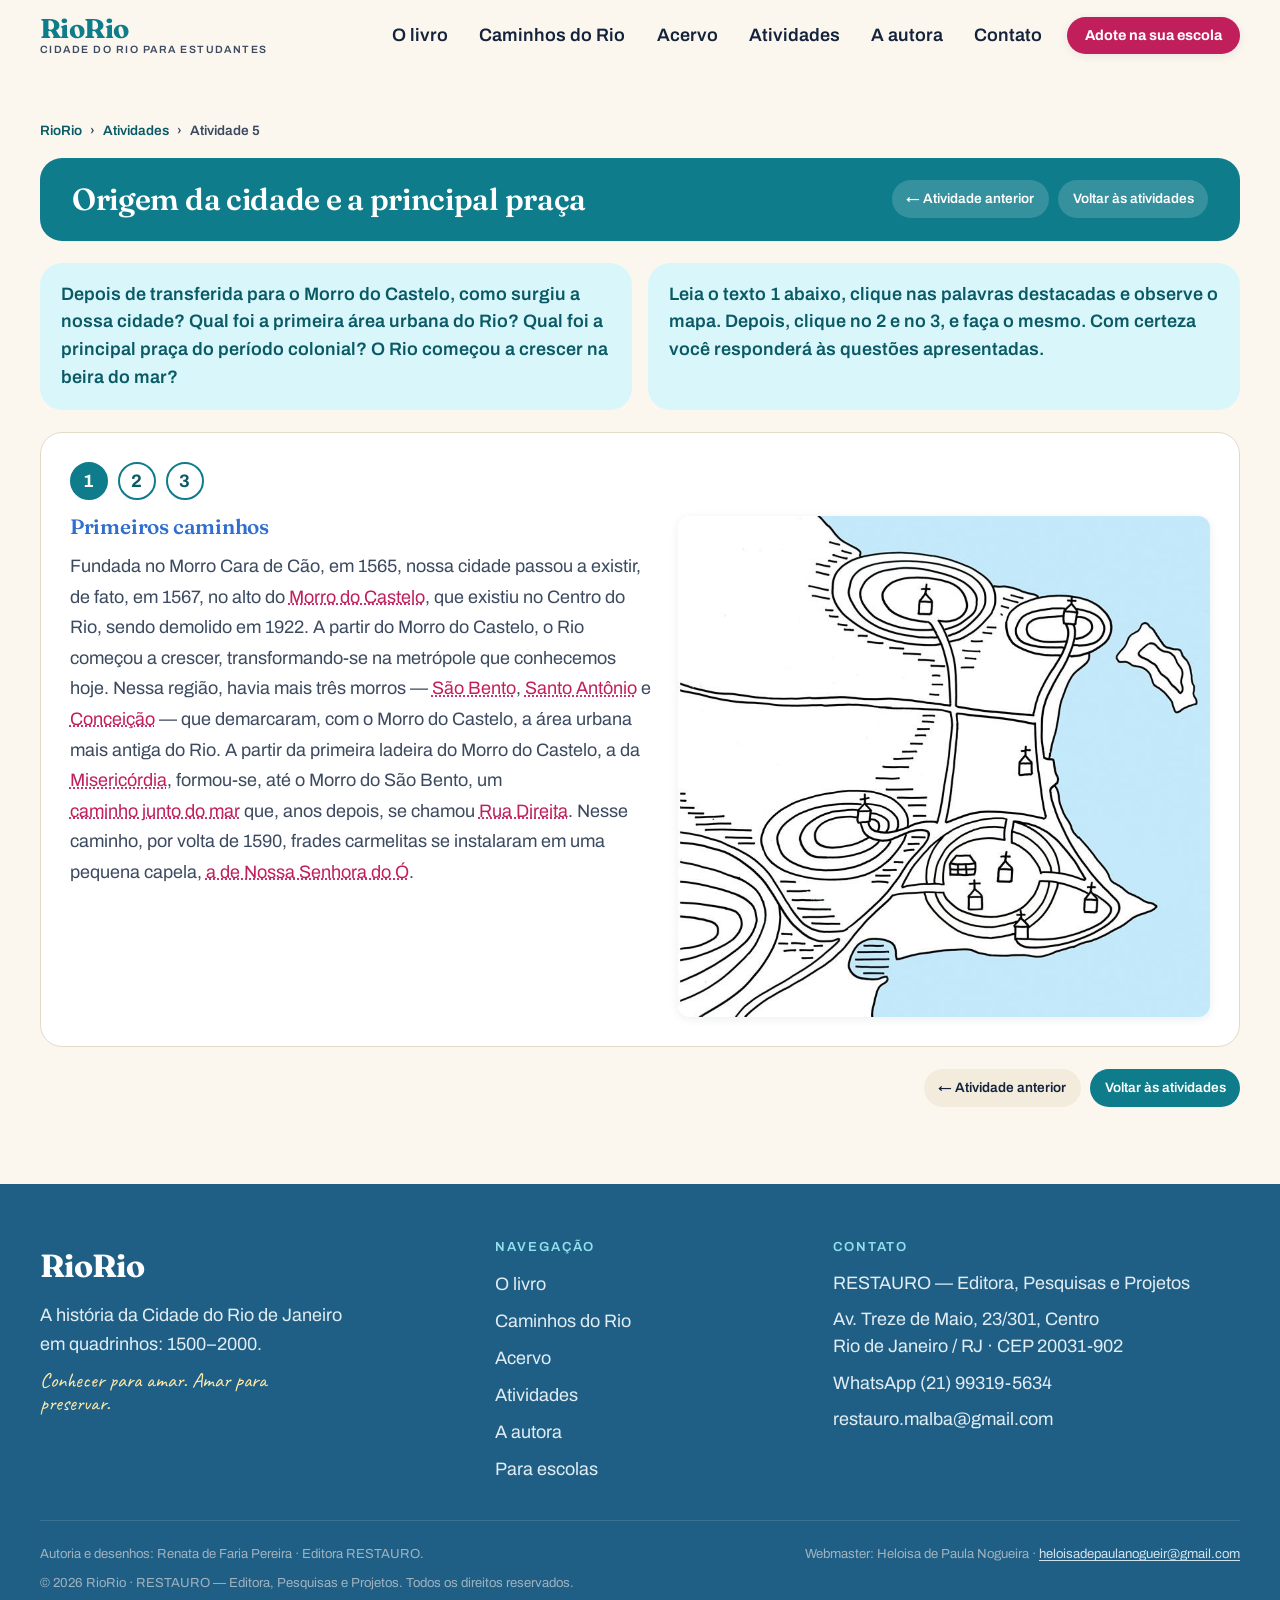
<file: atividade-5.html>
<!doctype html>
<html lang="pt-BR">
<head>
  <meta charset="utf-8" />
  <meta name="viewport" content="width=device-width, initial-scale=1" />
  <title>Atividade 5 — Origem da cidade e a principal praça | RioRio</title>
  <meta name="description" content="Atividade interativa: clique nas palavras destacadas do texto e observe o mapa da origem da cidade do Rio de Janeiro." />
  <meta name="theme-color" content="#0E7C8B" />
  <link rel="icon" href="favicon.ico" sizes="any" />
  <link rel="icon" type="image/png" href="assets/images/favicon-32.png" sizes="32x32" />
  <link rel="apple-touch-icon" href="assets/images/favicon-180.png" />
  <script>document.documentElement.classList.add('js');</script>
  <link rel="preconnect" href="https://fonts.googleapis.com" />
  <link rel="preconnect" href="https://fonts.gstatic.com" crossorigin />
  <link rel="stylesheet" href="https://fonts.googleapis.com/css2?family=Fraunces:ital,opsz,wght@0,9..144,400;0,9..144,600;0,9..144,700;1,9..144,500&family=Archivo:wght@400;500;600;700&family=Caveat:wght@600;700&display=swap" />
  <link rel="stylesheet" href="assets/css/styles.css?v=30" />
  <link rel="stylesheet" href="assets/css/atividades.css?v=30" />
</head>
<body>
  <a class="skip-link" href="#conteudo">Pular para o conteúdo</a>

  <header class="site-header" id="topo" data-header>
    <div class="wrap header__inner">
      <a class="brand" href="index.html" aria-label="RioRio — página inicial">
        <span class="brand__mark" aria-hidden="true">RioRio</span>
        <span class="brand__tag">Cidade do Rio para estudantes</span>
      </a>
      <nav class="nav" aria-label="Navegação principal">
        <button class="nav__toggle" aria-expanded="false" aria-controls="nav-menu" data-nav-toggle>
          <span class="nav__toggle-bars" aria-hidden="true"><span></span><span></span><span></span></span>
          <span class="nav__toggle-label">Menu</span>
        </button>
        <ul class="nav__menu" id="nav-menu" data-nav-menu>
          <li><a href="index.html#inicio">O livro</a></li>
          <li><a href="index.html#caminhos">Caminhos do Rio</a></li>
          <li><a href="index.html#memorias">Acervo</a></li>
          <li><a href="index.html#atividades">Atividades</a></li>
          <li><a href="index.html#autora">A autora</a></li>
          <li><a href="index.html#contato">Contato</a></li>
          <li class="nav__cta-item"><a class="btn btn--pink btn--sm" href="index.html#escolas">Adote na sua escola</a></li>
        </ul>
      </nav>
    </div>
  </header>

  <main id="conteudo">
    <section class="ativ-main">
      <div class="wrap">
        <p class="ativ-crumbs">
          <a href="index.html">RioRio</a> ›
          <a href="index.html#atividades">Atividades</a> ›
          <span>Atividade 5</span>
        </p>

        <div class="ativ-hero">
          <div>
            <h1 class="ativ-hero__title">Origem da cidade e a principal praça</h1>
          </div>
          <nav class="ativ-nav" aria-label="Navegação entre atividades">
            <a href="atividade-4.html">← Atividade anterior</a>
            <a href="index.html#atividades">Voltar às atividades</a>
          </nav>
        </div>

        <div class="ativ-intro">
          <p>Depois de transferida para o Morro do Castelo, como surgiu a nossa cidade? Qual foi a primeira área urbana do Rio? Qual foi a principal praça do período colonial? O Rio começou a crescer na beira do mar?</p>
          <p>Leia o texto 1 abaixo, clique nas palavras destacadas e observe o mapa. Depois, clique no 2 e no 3, e faça o mesmo. Com certeza você responderá às questões apresentadas.</p>
        </div>

        <div class="ativ-panel" data-reveal-activity>
          <div class="reveal-tabs" role="tablist">
            <a href="#" class="reveal-tab is-active" data-reveal-tab="t1" role="tab">1</a>
            <a href="#" class="reveal-tab" data-reveal-tab="t2" role="tab">2</a>
            <a href="#" class="reveal-tab" data-reveal-tab="t3" role="tab">3</a>
          </div>

          <div class="reveal-grid">
            <div>
              <div class="reveal-panel is-active" data-reveal-panel="t1">
                <h1>Primeiros caminhos</h1>
                <p>
                  Fundada no Morro Cara de Cão, em 1565, nossa cidade passou a existir, de fato, em 1567, no alto do
                  <button class="reveal-term" data-reveal-term="t1-castelo">Morro do Castelo</button>,
                  que existiu no Centro do Rio, sendo demolido em 1922. A partir do Morro do Castelo,
                  o Rio começou a crescer, transformando-se na metrópole que conhecemos hoje. Nessa região,
                  havia mais três morros — <button class="reveal-term" data-reveal-term="t1-saobento">São Bento</button>,
                  <button class="reveal-term" data-reveal-term="t1-santoantonio">Santo Antônio</button> e
                  <button class="reveal-term" data-reveal-term="t1-conceicao">Conceição</button>
                  — que demarcaram, com o Morro do Castelo, a área urbana mais antiga do Rio. A partir da
                  primeira ladeira do Morro do Castelo, a da <button class="reveal-term" data-reveal-term="t1-misericordia">Misericórdia</button>, formou-se,
                  até o Morro do São Bento, um <button class="reveal-term" data-reveal-term="t1-beiramar">caminho junto do mar</button>
                  que, anos depois, se chamou <button class="reveal-term" data-reveal-term="t1-ruadireita">Rua Direita</button>.
                  Nesse caminho, por volta de 1590, frades carmelitas se instalaram em uma pequena capela,
                  <button class="reveal-term" data-reveal-term="t1-nossasenhora">a de Nossa Senhora do Ó</button>.
                </p>
              </div>

              <div class="reveal-panel" data-reveal-panel="t2">
                <h1>Morros, igrejas e Largo do Carmo</h1>
                <p>
                  No final do século XVI, muitas ordens religiosas católicas, com o apoio do reino português, começaram a se estabelecer no Brasil. No Rio não foi diferente.
                  No <button class="reveal-term" data-reveal-term="t2-castelo">Morro do Castelo</button>, instalaram-se os <button class="reveal-term" data-reveal-term="t2-jesuitas">jesuítas</button>,
                  no <button class="reveal-term" data-reveal-term="t2-saobento">Morro de São Bento</button>, os <button class="reveal-term" data-reveal-term="t2-beneditinos">beneditinos</button>,
                  no <button class="reveal-term" data-reveal-term="t2-santoantonio">Morro de Santo Antônio</button>, os <button class="reveal-term" data-reveal-term="t2-franciscanos">franciscanos</button>,
                  e no <button class="reveal-term" data-reveal-term="t2-conceicao">Morro da Conceição</button>, os <button class="reveal-term" data-reveal-term="t2-capuchinhos">frades capuchinhos franceses</button>. Os carmelitas, que estavam na beira do mar, construíram,
                  no lugar da antiga capela de Nossa Senhora do Ó, uma <button class="reveal-term" data-reveal-term="t2-igrejaconvento">igreja e um convento</button>
                  dedicados a Nossa Senhora do Carmo. Por volta de 1640, a cidade do alto do Morro do Castelo começou a se mudar para a várzea, transferindo a
                  <button class="reveal-term" data-reveal-term="t2-casadecamara">Casa de Câmara e Cadeia</button> e o <button class="reveal-term" data-reveal-term="t2-pelourinho">pelourinho</button>
                  para um terreno junto à <button class="reveal-term" data-reveal-term="t2-ruadireita">Rua Direita</button>, de frente para o mar e o convento dos carmelitas,
                  que se chamou <button class="reveal-term" data-reveal-term="t2-largodocarmo">Largo do Carmo</button>.
                </p>
              </div>

              <div class="reveal-panel" data-reveal-panel="t3">
                <h1>Palácio e praça mais importantes</h1>
                <p>
                  Em meados do século XVIII, a área entre os <button class="reveal-term" data-reveal-term="t3-quatromorros">quatro morros</button>
                  estava <button class="reveal-term" data-reveal-term="t3-pop">muito mais povoada!</button> Em 1743, imagine, ergueram um palácio no antigo
                  <button class="reveal-term" data-reveal-term="t3-largodocarmo">Largo do Carmo</button> — a <button class="reveal-term" data-reveal-term="t3-casagov">Casa dos Governadores</button>.
                  Depois, em 1763, transformaram o Rio em capital do Brasil e do vice-reinado de Portugal, e o palácio tornou-se
                  <button class="reveal-term" data-reveal-term="t3-pacovicereis">Paço dos Vice-Reis</button>, sendo decidido que todo ouro que era levado do Brasil tinha
                  que sair pelo porto do Rio! Nessa altura, o antigo Largo do Carmo ficou ainda mais movimentado, qualificando-se como a
                  <button class="reveal-term" data-reveal-term="t3-praca">praça mais importante do período colonial</button>.
                  Em 1808, com a chegada de Dom João, o célebre palácio virou <button class="reveal-term" data-reveal-term="t3-pacoreal">Paço Real</button>
                  e o antigo largo o <button class="reveal-term" data-reveal-term="t3-centroadm">centro administrativo do imenso império</button> de Portugal. Esse lugar hoje? Ele é a nossa
                  <button class="reveal-term" data-reveal-term="t3-pracaxv">Praça XV de Novembro!</button>
                </p>
              </div>
            </div>

            <div class="reveal-stage">
              <div style="position:relative" data-reveal-panel="t1" class="reveal-panel is-active">
                <img src="assets/images/atividades/mapa-branco-01.jpg" alt="Mapa da origem da cidade do Rio de Janeiro.">
                <div class="reveal-layer" data-reveal-layer="t1-castelo"><img src="assets/images/atividades/mapa-branco-morro-do-castelo-01.jpg" alt="Morro do Castelo"></div>
                <div class="reveal-layer" data-reveal-layer="t1-saobento"><img src="assets/images/atividades/mapa-morro-do-sao-bento.png" alt="Morro de São Bento"></div>
                <div class="reveal-layer" data-reveal-layer="t1-santoantonio"><img src="assets/images/atividades/mapa-morro-santo-antonio.png" alt="Morro de Santo Antônio"></div>
                <div class="reveal-layer" data-reveal-layer="t1-conceicao"><img src="assets/images/atividades/mapa-morro-conceicao.png" alt="Morro da Conceição"></div>
                <div class="reveal-layer" data-reveal-layer="t1-misericordia"><img src="assets/images/atividades/mapa-rua-da-misericordia.png" alt="Ladeira da Misericórdia"></div>
                <div class="reveal-layer" data-reveal-layer="t1-beiramar"><img src="assets/images/atividades/mapa-caminho-beira-mar.png" alt="Caminho junto ao mar"></div>
                <div class="reveal-layer" data-reveal-layer="t1-ruadireita"><img src="assets/images/atividades/rua-direita.png" alt="Rua Direita"></div>
                <div class="reveal-layer" data-reveal-layer="t1-nossasenhora"><img src="assets/images/atividades/mapa-nossa-senhora-do-o.png" alt="Capela de Nossa Senhora do Ó"></div>
              </div>

              <div style="position:relative" data-reveal-panel="t2" class="reveal-panel">
                <img src="assets/images/atividades/mapa-branco-texto-02.jpg" alt="Mapa dos morros, igrejas e Largo do Carmo.">
                <div class="reveal-layer" data-reveal-layer="t2-castelo"><img src="assets/images/atividades/mapa-moro-castelo-02.png" alt="Morro do Castelo"></div>
                <div class="reveal-layer" data-reveal-layer="t2-jesuitas"><img src="assets/images/atividades/mapa-jesuitas-02.png" alt="Jesuítas"></div>
                <div class="reveal-layer" data-reveal-layer="t2-saobento"><img src="assets/images/atividades/mapa-morro-sao-bento-02.png" alt="Morro de São Bento"></div>
                <div class="reveal-layer" data-reveal-layer="t2-beneditinos"><img src="assets/images/atividades/mapa-beneditinos-02.png" alt="Beneditinos"></div>
                <div class="reveal-layer" data-reveal-layer="t2-santoantonio"><img src="assets/images/atividades/mapa-santo-antonio-02.png" alt="Morro de Santo Antônio"></div>
                <div class="reveal-layer" data-reveal-layer="t2-conceicao"><img src="assets/images/atividades/mapa-conceicao-02.png" alt="Morro da Conceição"></div>
                <div class="reveal-layer" data-reveal-layer="t2-franciscanos"><img src="assets/images/atividades/mapa-franciscano-02.png" alt="Franciscanos"></div>
                <div class="reveal-layer" data-reveal-layer="t2-capuchinhos"><img src="assets/images/atividades/mapa-capuchinhos-02.png" alt="Igreja dos frades capuchinhos franceses no Morro da Conceição"></div>
                <div class="reveal-layer" data-reveal-layer="t2-igrejaconvento"><img src="assets/images/atividades/mapa-pequena-igreja-02.png" alt="Igreja e convento do Carmo"></div>
                <div class="reveal-layer" data-reveal-layer="t2-casadecamara"><img src="assets/images/atividades/mapa-casa-de-camara-cadeia-02.png" alt="Casa de Câmara e Cadeia"></div>
                <div class="reveal-layer" data-reveal-layer="t2-pelourinho"><img src="assets/images/atividades/mapa-pelourinho-02.png" alt="Pelourinho"></div>
                <div class="reveal-layer" data-reveal-layer="t2-ruadireita"><img src="assets/images/atividades/mapa-rua-direita-02.png" alt="Rua Direita"></div>
                <div class="reveal-layer" data-reveal-layer="t2-largodocarmo"><img src="assets/images/atividades/mapa-largo-do-carmo-02.png" alt="Largo do Carmo"></div>
              </div>

              <div style="position:relative" data-reveal-panel="t3" class="reveal-panel">
                <img src="assets/images/atividades/Mapa-03-branco.jpg" alt="Mapa do palácio e da praça mais importante do período colonial.">
                <div class="reveal-layer" data-reveal-layer="t3-quatromorros"><img src="assets/images/atividades/mapa-quatro-morros.png" alt="Os quatro morros"></div>
                <div class="reveal-layer" data-reveal-layer="t3-pop"><img src="assets/images/atividades/mapa-populaco.png" alt="Área povoada"></div>
                <div class="reveal-layer" data-reveal-layer="t3-largodocarmo"><img src="assets/images/atividades/mapa-largo-do-carmo.png" alt="Largo do Carmo"></div>
                <div class="reveal-layer" data-reveal-layer="t3-casagov"><img src="assets/images/atividades/mapa-casa-governador.png" alt="Casa dos Governadores"></div>
                <div class="reveal-layer" data-reveal-layer="t3-pacovicereis"><img src="assets/images/atividades/mapa-03-paco-dos-vice-reis.png" alt="Paço dos Vice-Reis"></div>
                <div class="reveal-layer" data-reveal-layer="t3-praca"><img src="assets/images/atividades/mapa-03-praca-maisimportante.png" alt="A praça mais importante do período colonial"></div>
                <div class="reveal-layer" data-reveal-layer="t3-pacoreal"><img src="assets/images/atividades/mapa-paco-real-02.png" alt="Paço Real"></div>
                <div class="reveal-layer" data-reveal-layer="t3-centroadm"><img src="assets/images/atividades/mapa-centro-adm.png" alt="Centro administrativo do império"></div>
                <div class="reveal-layer" data-reveal-layer="t3-pracaxv"><img src="assets/images/atividades/mapa-praca-xv.png" alt="Praça XV de Novembro"></div>
              </div>
            </div>
          </div>
        </div>

        <nav class="ativ-nav" aria-label="Navegação entre atividades" style="justify-content:flex-end;background:transparent;padding:0">
          <a href="atividade-4.html" style="background:var(--papel-2);color:var(--tinta)">← Atividade anterior</a>
          <a href="index.html#atividades" style="background:var(--ciano);color:#fff">Voltar às atividades</a>
        </nav>
      </div>
    </section>
  </main>

  <footer class="site-footer" role="contentinfo">
    <div class="wrap site-footer__inner">
      <div class="site-footer__brand">
        <span class="brand__mark brand__mark--footer">RioRio</span>
        <p>A história da Cidade do Rio de Janeiro em quadrinhos: 1500–2000.</p>
        <p class="handnote site-footer__motto">Conhecer para amar. Amar para preservar.</p>
      </div>
      <nav class="site-footer__nav" aria-label="Rodapé">
        <h2>Navegação</h2>
        <ul>
          <li><a href="index.html#inicio">O livro</a></li>
          <li><a href="index.html#caminhos">Caminhos do Rio</a></li>
          <li><a href="index.html#memorias">Acervo</a></li>
          <li><a href="index.html#atividades">Atividades</a></li>
          <li><a href="index.html#autora">A autora</a></li>
          <li><a href="index.html#escolas">Para escolas</a></li>
        </ul>
      </nav>
      <div class="site-footer__contact">
        <h2>Contato</h2>
        <p>RESTAURO — Editora, Pesquisas e Projetos</p>
        <p>Av. Treze de Maio, 23/301, Centro<br>Rio de Janeiro / RJ · CEP 20031-902</p>
        <p><a href="https://wa.me/5521993195634" target="_blank" rel="noopener">WhatsApp (21) 99319-5634</a></p>
        <p><a href="mailto:restauro.malba@gmail.com">restauro.malba@gmail.com</a></p>
      </div>
    </div>
    <div class="wrap site-footer__base">
      <p>Autoria e desenhos: Renata de Faria Pereira · Editora RESTAURO.</p>
      <p>Webmaster: Heloisa de Paula Nogueira · <a href="mailto:heloisadepaulanogueir@gmail.com">heloisadepaulanogueir@gmail.com</a></p>
      <p>© <span data-year>2026</span> RioRio · RESTAURO — Editora, Pesquisas e Projetos. Todos os direitos reservados.</p>
    </div>
  </footer>

  <script src="assets/js/main.js?v=30" defer></script>
  <script src="assets/js/atividades.js?v=30" defer></script>
</body>
</html>
</file>
<file: assets/css/styles.css>
/* =================================================================
   RioRio — "Uma viagem desenhada pela história do Rio"
   Editorial digital experience · base HTML/CSS/JS (sem framework)
   -----------------------------------------------------------------
   Sumário
   0. Tokens (cores, tipografia, espaçamento)
   1. Reset & base
   2. Utilitários (wrap, kicker, section-head, handnote)
   3. Botões
   4. Header + navegação
   5. Hero
   6. Manifesto
   7. Book showcase
   8. Timeline
   9. Criu
   10. Caminhos + RouteCard
   11. Acervo + Lightbox
   12. Autora
   13. Escolas
   14. Encerramento
   15. Contato + formulário
   16. Footer
   17. Motion / reveal / reduced-motion
   ================================================================= */

/* ---------- 0. TOKENS ---------- */
:root{
  /* Neutros (≈65%) */
  --papel:      #FBF7EF;   /* fundo principal, branco quente */
  --papel-2:    #F3ECDD;   /* superfície alternativa */
  --branco:     #FFFFFF;
  --tinta:      #14233B;   /* texto principal — navy quase preto */
  --tinta-70:   #3c4a60;   /* texto secundário */
  --linha:      #E4DAC6;   /* bordas suaves */

  /* Institucionais (≈20%) */
  --ciano:      #0E7C8B;   /* cor institucional predominante */
  --ciano-esc:  #0A5A66;   /* ciano para texto/link (AA) */
  --ciano-cl:   #16A0B2;   /* ciano claro, só gráfico */
  --azul:       #2F6FD0;   /* azul médio, mais claro */

  /* Acentos (≈15%) */
  --amarelo:    #F6C744;   /* descoberta — fundos/realces (mais claro) */
  --amarelo-cl: #FDE9AC;
  --rosa:       #C11F5B;   /* chamadas / acentos */
  --verde:      #2F8F5B;
  --laranja:    #D9642A;

  /* superfícies escuras (Caminhos / Escolas) */
  --escuro:     #1F5F85;
  --escuro-2:   #2A6E96;

  --maxw: 1200px;
  --gap: clamp(1rem, 3vw, 2rem);
  --radius: 14px;
  --radius-lg: 22px;
  --shadow-sm: 0 2px 10px rgba(20,35,59,.08);
  --shadow-md: 0 14px 34px rgba(20,35,59,.14);
  --shadow-lg: 0 30px 70px rgba(20,35,59,.22);

  --ff-display: "Fraunces", "Georgia", "Times New Roman", serif;
  --ff-sans: "Archivo", system-ui, -apple-system, "Segoe UI", Roboto, sans-serif;
  --ff-hand: "Caveat", "Comic Sans MS", cursive;

  --ease: cubic-bezier(.22,.61,.36,1);
  --dur: .5s;
}

/* ---------- 1. RESET & BASE ---------- */
*,*::before,*::after{ box-sizing:border-box; }
html{ -webkit-text-size-adjust:100%; scroll-behavior:smooth; }
@media (prefers-reduced-motion: reduce){ html{ scroll-behavior:auto; } }

body{
  margin:0;
  font-family:var(--ff-sans);
  color:var(--tinta);
  background:var(--papel);
  line-height:1.62;
  font-size:clamp(1rem, .96rem + .25vw, 1.125rem);
  overflow-x:hidden;               /* trava overflow horizontal */
  -webkit-font-smoothing:antialiased;
  text-rendering:optimizeLegibility;
}
img{ max-width:100%; height:auto; display:block; }
a{ color:var(--ciano-esc); }
h1,h2,h3{ font-family:var(--ff-display); line-height:1.06; margin:0; font-weight:600; letter-spacing:-.01em; }
p{ margin:0 0 1em; }
:where(a,button,input,select,textarea):focus-visible{
  outline:3px solid var(--azul);
  outline-offset:3px;
  border-radius:6px;
}

.skip-link{
  position:fixed; left:50%; top:-80px; transform:translateX(-50%); white-space:nowrap;
  background:var(--tinta); color:#fff; padding:.7rem 1.2rem; border-radius:0 0 10px 10px;
  z-index:100; transition:top .2s;
}
.skip-link:focus{ top:0; }

/* ---------- 2. UTILITÁRIOS ---------- */
.wrap{ width:min(100% - 2.4rem, var(--maxw)); margin-inline:auto; }

.kicker{
  font-family:var(--ff-sans); font-weight:700; font-size:.78rem;
  letter-spacing:.16em; text-transform:uppercase; color:var(--ciano-esc);
  margin:0 0 .8rem; display:inline-flex; align-items:center; gap:.55rem;
}
.kicker::before{ content:""; width:26px; height:2px; background:var(--amarelo); border-radius:2px; }
.kicker--center{ justify-content:center; }
.kicker--center::before{ display:none; }
.kicker--light{ color:#8fe0ec; }
.kicker--light::before{ background:var(--amarelo); }

.section-head{ max-width:56ch; margin:0 auto clamp(2rem,5vw,3.4rem); text-align:center; }
.section-title{ font-size:clamp(1.9rem, 1.3rem + 2.6vw, 3.1rem); }
.section-title--light{ color:#fff; }
.section-sub{ color:var(--tinta-70); font-size:1.08rem; margin-top:.9rem; }
.section-sub--light{ color:#e1edf4; }

.lede{ font-size:1.12rem; }
.handnote{ font-family:var(--ff-hand); font-size:1.35rem; color:var(--rosa); line-height:1.1; }

section{ padding-block:clamp(3.5rem, 8vw, 6.5rem); position:relative; }

.mark-word{ position:relative; white-space:nowrap; color:var(--ciano); }
.mark-word__line{ position:absolute; left:0; bottom:-.18em; width:100%; height:.42em; color:var(--amarelo); }

/* ---------- 3. BOTÕES ---------- */
.btn{
  --bg:var(--ciano); --fg:#fff;
  display:inline-flex; align-items:center; justify-content:center; gap:.55rem;
  font-family:var(--ff-sans); font-weight:700; font-size:1rem; line-height:1;
  padding:.95rem 1.5rem; border-radius:999px; border:2px solid transparent;
  background:var(--bg); color:var(--fg); text-decoration:none; cursor:pointer;
  transition:transform .18s var(--ease), box-shadow .18s var(--ease), background .18s;
  box-shadow:var(--shadow-sm);
}
.btn:hover{ transform:translateY(-2px); box-shadow:var(--shadow-md); }
.btn:active{ transform:translateY(0); }
.btn__ico{ width:1.15em; height:1.15em; fill:currentColor; }
.btn--cyan{ --bg:var(--ciano); }
.btn--pink{ --bg:var(--rosa); }
.btn--yellow{ --bg:var(--amarelo); --fg:var(--tinta); }
.btn--ghost{ --bg:transparent; --fg:var(--tinta); border-color:var(--tinta); box-shadow:none; }
.btn--ghost:hover{ background:var(--tinta); --fg:#fff; }
.btn--ghost.btn--on-dark{ --fg:#fff; border-color:rgba(255,255,255,.6); }
.btn--ghost.btn--on-dark:hover{ background:#fff; --fg:var(--tinta); }
.btn--sm{ padding:.6rem 1rem; font-size:.9rem; }
.btn--lg{ padding:1.1rem 1.9rem; font-size:1.08rem; }
.btn--block{ width:100%; }
.btn-row{ display:flex; flex-wrap:wrap; gap:.8rem; margin-top:1.6rem; }

/* ---------- 4. HEADER ---------- */
.site-header{
  position:sticky; top:0; z-index:60;
  transition:box-shadow .3s, border-color .3s;
  background:transparent; border-bottom:1px solid transparent;
}
/* O vidro fica numa camada própria: backdrop-filter no próprio header prendia o menu
   mobile (position:fixed) à altura do cabeçalho e ele abria cortado, só com o 1º item. */
.site-header::before{
  content:""; position:absolute; inset:0; z-index:-1; pointer-events:none;
  background:transparent; transition:background .3s;
}
.site-header[data-solid]::before{
  background:rgba(251,247,239,.9);
  backdrop-filter:saturate(1.3) blur(10px);
}
.site-header[data-solid]{
  border-bottom-color:var(--linha);
  box-shadow:0 2px 20px rgba(20,35,59,.06);
}
.header__inner{ display:flex; align-items:center; justify-content:space-between; gap:1rem; padding-block:.8rem; }
.brand{ display:flex; flex-direction:column; text-decoration:none; line-height:1; }
.brand__mark{
  font-family:var(--ff-display); font-weight:700; font-size:1.7rem; color:var(--ciano);
  letter-spacing:-.02em;
}
.brand__tag{ font-size:.66rem; letter-spacing:.14em; text-transform:uppercase; color:var(--tinta-70); font-weight:600; margin-top:2px; }

.nav__toggle{ display:none; }
.nav__menu{ list-style:none; margin:0; padding:0; display:flex; align-items:center; gap:.35rem; }
.nav__menu a:not(.btn){
  display:inline-block; text-decoration:none; color:var(--tinta); font-weight:600;
  padding:.5rem .8rem; border-radius:999px; position:relative; transition:color .2s, background .2s;
}
.nav__menu a:not(.btn)::after{
  content:""; position:absolute; left:.8rem; right:.8rem; bottom:.35rem; height:2px;
  background:var(--amarelo); border-radius:2px; transform:scaleX(0); transform-origin:left;
  transition:transform .22s var(--ease);
}
.nav__menu a:not(.btn):hover::after,
.nav__menu a[aria-current="true"]::after{ transform:scaleX(1); }
.nav__menu a[aria-current="true"]{ color:var(--ciano-esc); }
.nav__cta-item{ margin-left:.4rem; }

/* ---------- 5. HERO ---------- */
.hero{ padding-top:clamp(2rem,5vw,3.5rem); padding-bottom:clamp(2.5rem,6vw,4rem); overflow:hidden; }
.hero__paper{
  position:absolute; inset:0; z-index:-2;
  background:
    radial-gradient(120% 80% at 85% 0%, rgba(22,160,178,.10), transparent 60%),
    radial-gradient(90% 70% at 5% 100%, rgba(242,183,5,.12), transparent 55%),
    var(--papel);
}
.hero__lines{ position:absolute; inset:0; width:100%; height:100%; z-index:-1; pointer-events:none; }
.hero__inner{
  display:grid; grid-template-columns:1.05fr .95fr; align-items:center; gap:clamp(1.5rem,4vw,3.5rem);
  min-height:clamp(30rem,70vh,44rem);
}
.seal{
  display:inline-flex; align-items:center; gap:.5rem;
  background:var(--branco); border:1px solid var(--linha); box-shadow:var(--shadow-sm);
  padding:.5rem .95rem; border-radius:999px;
  font-weight:700; font-size:.8rem; letter-spacing:.04em; color:var(--tinta);
  transform:rotate(-1.5deg);
}
.seal__star{ width:1.1em; height:1.1em; color:var(--amarelo); }
.hero__title{
  font-size:clamp(2.5rem, 1.4rem + 5vw, 4.9rem); margin:1.1rem 0 0; font-weight:400;
}
.hero__lead{ font-size:clamp(1.05rem,1rem + .5vw,1.3rem); color:var(--tinta-70); max-width:34ch; margin-top:1.2rem; }
.hero__actions{ margin-top:1.7rem; display:flex; flex-wrap:wrap; gap:.9rem; }
.hero__note{ margin-top:1.2rem; font-size:.92rem; color:var(--tinta-70); }

.hero__art{ position:relative; display:grid; place-items:center; min-height:24rem; }
.book{ position:relative; margin:0; width:min(78%, 22rem); }
.book__cover{
  width:100%; border-radius:6px 10px 10px 6px;
  box-shadow:
    -14px 0 0 -6px rgba(0,0,0,.10),           /* páginas laterais */
    var(--shadow-lg);
  border-left:3px solid rgba(0,0,0,.12);
  transform:perspective(1400px) rotateY(-13deg) rotateX(3deg);
  transform-origin:left center;
}
.book__floor{
  position:absolute; left:6%; right:-4%; bottom:-7%; height:32px; z-index:-1;
  background:radial-gradient(60% 100% at 50% 0%, rgba(20,35,59,.28), transparent 70%);
  filter:blur(6px);
}
.criu--hero{
  position:absolute; right:-6%; bottom:2%; margin:0; width:clamp(6rem,14vw,9.5rem); z-index:3;
}
.criu--hero img{ filter:drop-shadow(0 10px 16px rgba(20,35,59,.22)); }
.speech{
  position:absolute; top:-2.4rem; left:-3rem; background:var(--branco);
  border:2px solid var(--tinta); border-radius:14px; padding:.5rem .8rem;
  font-family:var(--ff-hand); font-size:1.15rem; color:var(--tinta); font-weight:700;
  white-space:nowrap; box-shadow:var(--shadow-sm); transform:rotate(-3deg);
}
.speech::after{
  content:""; position:absolute; bottom:-11px; right:22px; width:16px; height:16px;
  background:var(--branco); border-right:2px solid var(--tinta); border-bottom:2px solid var(--tinta);
  transform:rotate(45deg);
}
.hero__scroll{
  display:inline-flex; align-items:center; gap:.5rem; margin-top:2rem;
  color:var(--tinta-70); text-decoration:none; font-size:.82rem; letter-spacing:.12em; text-transform:uppercase; font-weight:700;
}
.hero__scroll-ico{ width:1.2rem; height:1.2rem; animation:bob 1.8s var(--ease) infinite; }
@keyframes bob{ 0%,100%{ transform:translateY(0);} 50%{ transform:translateY(4px);} }

/* ---------- 6. MANIFESTO ---------- */
.manifesto{ background:var(--tinta); color:#fff; text-align:center; }
.manifesto .kicker{ color:#8fe0ec; }
.manifesto__inner{ max-width:60ch; margin-inline:auto; }
.manifesto__quote{
  font-size:clamp(2rem, 1.2rem + 4vw, 3.9rem); font-weight:600; color:#fff; line-height:1.08;
}
.manifesto__quote span{ display:block; }
.manifesto__quote-em{ font-style:italic; color:var(--amarelo); }
.manifesto__text{ margin-top:1.6rem; color:#cdd9e4; font-size:1.15rem; }
.manifesto__text strong{ color:#fff; }

/* ---------- 7. BOOK SHOWCASE ---------- */
.book-showcase{ background:#FBEAF0; }
.book-showcase__grid{ display:grid; grid-template-columns:1fr 1fr; gap:clamp(2rem,5vw,4rem); align-items:center; }
.collage{ position:relative; margin:0; padding-block:1rem; }
.collage__main{
  width:78%; border-radius:8px; box-shadow:var(--shadow-md); border:6px solid #fff;
  transform:rotate(-2deg); background:#fff;
}
.collage__pin{
  position:absolute; width:52%; border-radius:6px; border:5px solid #fff; box-shadow:var(--shadow-md); background:#fff;
}
.collage__pin--a{ right:0; top:12%; transform:rotate(4deg); }
.collage__pin--b{ right:6%; bottom:6%; transform:rotate(-5deg); }
.collage__note{ position:absolute; left:2%; bottom:-.5rem; transform:rotate(-4deg); }

.stats{ list-style:none; margin:0 0 1.6rem; padding:0; display:flex; flex-wrap:wrap; gap:1.6rem 2rem; }
.stat{ display:flex; flex-direction:column; }
.stat__num{ font-family:var(--ff-display); font-weight:700; font-size:clamp(2rem,1.4rem + 2vw,2.8rem); color:var(--ciano); line-height:1; }
.stat__sep{ color:var(--amarelo); padding-inline:.1em; }
.stat__label{ font-size:.85rem; color:var(--tinta-70); font-weight:600; max-width:16ch; margin-top:.35rem; }

.ticks{ list-style:none; margin:1.3rem 0 0; padding:0; display:grid; gap:.7rem; }
.ticks li{ position:relative; padding-left:1.9rem; color:var(--tinta-70); }
.ticks li::before{
  content:""; position:absolute; left:0; top:.35em; width:1.15rem; height:1.15rem;
  background:var(--amarelo); border-radius:50%;
  box-shadow:inset 0 0 0 2px var(--papel);
}
.ticks li::after{
  content:""; position:absolute; left:.34rem; top:.62em; width:.42rem; height:.24rem;
  border-left:2px solid var(--tinta); border-bottom:2px solid var(--tinta); transform:rotate(-45deg);
}

/* ---------- 8. TIMELINE ---------- */
.timeline{ background:linear-gradient(180deg, var(--papel), var(--papel-2)); }
.tl{ list-style:none; margin:0; padding:0; position:relative; max-width:960px; margin-inline:auto; }
.tl__line{
  position:absolute; left:calc(1.4rem - 1px); top:0; bottom:0; width:3px; background:var(--linha); border-radius:3px;
}
.tl__progress{ position:absolute; inset:0 0 auto 0; width:100%; height:0; background:var(--ciano); border-radius:3px; transition:height .1s linear; }
.tl__item{ position:relative; padding-left:4.2rem; padding-block:clamp(1rem,3vw,1.6rem); }
.tl__dot{
  position:absolute; left:0; top:clamp(1rem,3vw,1.6rem); width:2.8rem; height:2.8rem; border-radius:50%;
  background:#fff; border:3px solid var(--ciano); color:var(--ciano-esc); display:grid; place-items:center;
  font-family:var(--ff-display); font-weight:700; font-size:1.15rem; box-shadow:var(--shadow-sm); z-index:1;
}
.tl__card{
  display:grid; grid-template-columns:minmax(210px,32%) 1fr; gap:1.6rem; align-items:center;
  background:#fff; border:1px solid var(--linha); border-radius:var(--radius-lg);
  padding:1rem 1.4rem 1rem 1rem; box-shadow:var(--shadow-sm); transition:box-shadow .2s, transform .2s;
}
.tl__card:hover{ box-shadow:var(--shadow-md); }
.tl__fig{ margin:0; }
.tl__fig img{ width:100%; aspect-ratio:1801/2553; object-fit:contain; border-radius:10px; background:#fff; box-shadow:var(--shadow-sm); }
.tl__years{ font-weight:700; color:var(--rosa); letter-spacing:.04em; margin:0 0 .2rem; font-size:.92rem; }
.tl__name{ font-size:1.35rem; margin:0 0 .5rem; }
.tl__text p:last-child{ margin:0; color:var(--tinta-70); }

/* ---------- 9. CRIU ---------- */
.criu-intro{ background:var(--papel-2); }
.criu-intro__inner{ display:grid; grid-template-columns:.85fr 1.15fr; gap:clamp(2rem,5vw,4rem); align-items:center; }
.criu-intro__art{ position:relative; display:grid; place-items:center; }
.criu-intro__frame{
  background:#fff; border:1px solid var(--linha); border-radius:50%/48%; padding:2rem; box-shadow:var(--shadow-md);
  width:min(80%,22rem); aspect-ratio:1; display:grid; place-items:center;
  background-image:radial-gradient(circle at 50% 40%, rgba(22,160,178,.10), transparent 60%);
}
.criu-intro__frame img{ width:80%; filter:drop-shadow(0 10px 14px rgba(20,35,59,.18)); }
.criu-intro__inner{ --gap:clamp(2rem,5vw,4rem); gap:var(--gap); }
/* linha que liga o passarinho ao título, sem encostar na palavra */
.criu-intro__body .section-title{ position:relative; }

.quotes{ list-style:none; margin:1.6rem 0 0; padding:0; display:grid; gap:.9rem; }
.quotes__item{
  font-family:var(--ff-display); font-style:italic; font-size:1.2rem; color:var(--tinta);
  padding:.7rem 0 .7rem 1.3rem; border-left:4px solid var(--amarelo);
}

/* ---------- 10. CAMINHOS ---------- */
.caminhos{ background:var(--escuro); color:#fff; }
.caminhos__offer{
  display:flex; flex-wrap:wrap; justify-content:center; gap:.6rem; margin:-1rem auto clamp(2rem,4vw,3rem); max-width:62rem;
}
.caminhos__offer span{
  background:var(--escuro-2); border:1px solid rgba(255,255,255,.14); color:#dce8ef;
  padding:.5rem 1rem; border-radius:999px; font-weight:600; font-size:.9rem;
}
.routes{ list-style:none; margin:0; padding:0; display:grid; grid-template-columns:repeat(auto-fill,minmax(255px,1fr)); gap:1.1rem; }
.route{ --rc:var(--ciano); }
.route__link{
  display:flex; flex-direction:column; height:100%; text-decoration:none; color:#fff;
  background:var(--escuro-2); border:1px solid rgba(255,255,255,.1); border-radius:var(--radius);
  overflow:hidden; transition:transform .2s var(--ease), box-shadow .2s, border-color .2s;
}
.route__link:hover{ transform:translateY(-4px); box-shadow:var(--shadow-lg); border-color:var(--rc); }
.route__img{ position:relative; display:block; aspect-ratio:16/10; overflow:hidden; background:#1b4f70; }
.route__img img{ width:100%; height:100%; object-fit:cover; transition:transform .4s var(--ease); }
.route__link:hover .route__img img{ transform:scale(1.05); }
.route__flag{
  position:absolute; left:.7rem; top:.7rem; background:var(--amarelo); color:var(--tinta);
  font-weight:700; font-size:.72rem; letter-spacing:.02em; padding:.3rem .6rem; border-radius:6px; box-shadow:var(--shadow-sm);
}
.route--off .route__img img{ filter:grayscale(.55) brightness(.85); }
.route__body{ display:flex; flex-direction:column; gap:.3rem; padding:1rem 1.1rem 1.2rem; position:relative; }
.route__body::before{ content:""; position:absolute; left:0; top:0; width:100%; height:4px; background:var(--rc); }
.route__n{ font-family:var(--ff-display); font-weight:700; color:var(--rc); font-size:.95rem; filter:brightness(1.5); }
.route__name{ font-family:var(--ff-display); font-weight:600; font-size:1.15rem; line-height:1.15; }
.route__desc{ color:#e1edf4; font-size:.9rem; }

.caminhos__cta{
  margin-top:clamp(2rem,5vw,3.4rem); display:grid; grid-template-columns:auto 1fr; gap:clamp(1.5rem,4vw,3rem); align-items:center;
  background:var(--escuro-2); border:1px solid rgba(255,255,255,.12); border-radius:var(--radius-lg); padding:clamp(1.4rem,3vw,2.4rem);
}
.caderno{ margin:0; position:relative; width:clamp(9rem,20vw,12rem); }
.caderno img{ border-radius:8px; box-shadow:var(--shadow-lg); transform:rotate(-3deg); border:5px solid #fff; }
.caderno figcaption{ position:absolute; bottom:-1.4rem; left:0; transform:rotate(-3deg); color:var(--amarelo-cl); }
.caminhos__cta-text h3{ font-size:clamp(1.4rem,1.1rem+1.4vw,2rem); color:#fff; margin-bottom:.5rem; }
.caminhos__cta-text p{ color:#e1edf4; max-width:46ch; }

/* ---------- 10b. ATIVIDADES ---------- */
.activities{ background:var(--papel); }
.atv-redirect{
  display:flex; flex-wrap:wrap; gap:1.2rem 1.6rem; align-items:center; justify-content:space-between;
  background:var(--ciano); color:#fff; border-radius:var(--radius-lg);
  padding:clamp(1.2rem,3vw,1.8rem) clamp(1.4rem,3vw,2rem); margin-bottom:clamp(1.6rem,3vw,2.4rem);
}
.atv-redirect__kicker{ margin:0 0 .3rem; font-weight:700; text-transform:uppercase; letter-spacing:.06em; font-size:.85rem; color:var(--amarelo-cl); }
.atv-redirect__text{ margin:0; max-width:52ch; color:#eaf6f8; }
.atv-redirect .btn{ flex:0 0 auto; white-space:nowrap; }
.atv-card{
  display:grid; grid-template-columns:1fr 1.15fr; gap:clamp(1.5rem,4vw,3rem); align-items:center;
  background:#fff; border:1px solid var(--linha); border-radius:var(--radius-lg);
  padding:clamp(1.4rem,3vw,2.4rem); box-shadow:var(--shadow-sm); margin-bottom:clamp(2rem,4vw,3rem);
}
.atv-card__title{ font-size:clamp(1.5rem,1.2rem+1.4vw,2.1rem); margin:.2rem 0 .6rem; }
.atv-card__intro p{ color:var(--tinta-70); margin:0; }

.quiz{ margin:0; }
.quiz__scene{ position:relative; margin:0 0 1.2rem; border-radius:12px; overflow:hidden; box-shadow:var(--shadow-sm); container-type:inline-size; --m:clamp(20px,4.4cqw,32px); }
.quiz__scene img{ width:100%; display:block; }
.quiz__marker{
  position:absolute; transform:translate(-50%,-50%); width:var(--m,2rem); height:var(--m,2rem); border-radius:50%;
  display:grid; place-items:center; background:var(--amarelo); color:var(--tinta);
  font-family:var(--ff-display); font-weight:700; font-size:clamp(.72rem,calc(var(--m,2rem) * .5),1rem);
  border:2px solid var(--tinta); box-shadow:var(--shadow-sm);
}
.quiz__rows{ list-style:none; margin:0 0 1.2rem; padding:0; display:grid; gap:.6rem; }
.quiz__row{
  display:flex; align-items:center; justify-content:space-between; gap:1rem;
  background:var(--papel); border:2px solid var(--linha); border-radius:10px; padding:.6rem .9rem;
  transition:border-color .2s, background .2s;
}
.quiz__row label{ font-weight:600; }
.quiz__pick{ display:inline-flex; align-items:center; gap:.7rem; }
.quiz__pick select{
  font-family:inherit; font-size:1rem; font-weight:700; color:var(--tinta);
  border:2px solid var(--linha); border-radius:8px; padding:.4rem .6rem; background:#fff;
}
.quiz__feedback{ font-weight:700; font-size:.85rem; min-width:6.5em; }
.quiz__row[data-state="ok"]{ border-color:var(--verde); background:#eef7f1; }
.quiz__row[data-state="ok"] .quiz__feedback{ color:var(--verde); }
.quiz__row[data-state="no"]{ border-color:var(--rosa); background:#fbeef2; }
.quiz__row[data-state="no"] .quiz__feedback{ color:var(--rosa); }
.quiz__actions{ display:flex; flex-wrap:wrap; align-items:center; gap:.8rem; }
.quiz__status{ margin:0; font-weight:600; flex:1 1 12rem; min-height:1.2em; }

.atv-series{
  background:var(--papel-2); border:1px solid var(--linha); border-radius:var(--radius-lg);
  padding:clamp(1.4rem,3vw,2rem); margin-bottom:clamp(2rem,4vw,3rem);
}
.atv-series__title{ font-size:1.4rem; margin:0 0 1rem; }
.atv-series__list{ list-style:none; margin:0 0 1rem; padding:0; display:grid; grid-template-columns:repeat(auto-fit,minmax(220px,1fr)); gap:.7rem; }
.atv-series__link{
  display:flex; align-items:center; gap:.7rem; background:#fff; border:1px solid var(--linha); border-radius:10px;
  padding:.7rem .9rem; font-weight:600; color:var(--tinta); text-decoration:none; transition:border-color .2s, transform .2s;
}
.atv-series__link:hover{ border-color:var(--ciano); transform:translateY(-2px); }
.atv-series__n{
  flex:0 0 auto; width:1.9rem; height:1.9rem; border-radius:50%; display:grid; place-items:center;
  background:var(--ciano); color:#fff; font-family:var(--ff-display); font-weight:700;
}
.atv-series__note{ margin:0; color:var(--tinta-70); }

.atv-hist__title{ font-size:1.4rem; margin:0 0 .3rem; }
.atv-hist__sub{ color:var(--tinta-70); margin:0 0 1.2rem; }
.hist{ list-style:none; margin:0; padding:0; display:grid; grid-template-columns:repeat(auto-fit,minmax(230px,1fr)); gap:1rem; }
.hist__item{ margin:0; }
.hist .gallery__link{ transform:none; display:block; }
.hist .gallery__link:hover{ transform:translateY(-3px); }
.hist__cap{
  position:absolute; left:.5rem; right:.5rem; bottom:.5rem; background:rgba(20,35,59,.86); color:#fff;
  font-size:.78rem; padding:.35rem .55rem; border-radius:6px; opacity:0; transform:translateY(6px);
  transition:opacity .2s, transform .2s;
}
.hist .gallery__link:hover .hist__cap, .hist .gallery__link:focus-visible .hist__cap{ opacity:1; transform:none; }
.hist__cap strong{ color:var(--amarelo-cl); }

.atv-cta{
  margin-top:clamp(2rem,4vw,3rem); text-align:center; display:grid; gap:1rem; justify-items:center;
}
.atv-cta p{ margin:0; font-size:1.1rem; color:var(--tinta-70); max-width:44ch; }

/* ---------- 11. ACERVO + LIGHTBOX ---------- */
.archive{ background:var(--papel); }
.gallery{
  list-style:none; margin:0; padding:0;
  columns: 4 220px; column-gap:1rem;
}
.gallery__item{ break-inside:avoid; margin-bottom:1rem; }
.gallery__link{
  position:relative; display:block; border-radius:12px; overflow:hidden; background:#fff;
  border:6px solid #fff; box-shadow:var(--shadow-sm); text-decoration:none; cursor:zoom-in;
  transition:transform .2s var(--ease), box-shadow .2s; transform:rotate(var(--rot,0deg));
}
.gallery__item:nth-child(3n) .gallery__link{ --rot:-1.4deg; }
.gallery__item:nth-child(3n+1) .gallery__link{ --rot:1.2deg; }
.gallery__link:hover{ transform:rotate(0) translateY(-3px); box-shadow:var(--shadow-md); }
.gallery__link img{ width:100%; border-radius:6px; }
.gallery__tag{
  position:absolute; left:.5rem; bottom:.5rem; background:rgba(20,35,59,.86); color:#fff;
  font-size:.72rem; font-weight:700; letter-spacing:.02em; padding:.28rem .55rem; border-radius:6px;
  opacity:0; transform:translateY(6px); transition:opacity .2s, transform .2s;
}
.gallery__link:hover .gallery__tag, .gallery__link:focus-visible .gallery__tag{ opacity:1; transform:none; }

.lightbox{ position:fixed; inset:0; z-index:120; display:grid; place-items:center; padding:clamp(1rem,4vw,2.5rem); }
.lightbox[hidden]{ display:none; }
.lightbox__backdrop{ position:absolute; inset:0; background:rgba(9,18,30,.86); backdrop-filter:blur(3px); animation:fade .25s var(--ease); }
.lightbox__dialog{ position:relative; max-width:min(92vw,900px); max-height:88vh; display:grid; animation:pop .28s var(--ease); }
.lightbox__fig{ margin:0; display:grid; gap:.8rem; }
.lightbox__img{ max-width:100%; max-height:74vh; object-fit:contain; border-radius:10px; background:#fff; box-shadow:var(--shadow-lg); justify-self:center; }
.lightbox__cap{ text-align:center; color:#e7eef3; font-size:.95rem; }
.lightbox__btn{
  position:absolute; display:grid; place-items:center; width:3rem; height:3rem; border-radius:50%;
  border:none; background:rgba(255,255,255,.14); color:#fff; cursor:pointer; transition:background .2s, transform .2s;
}
.lightbox__btn:hover{ background:rgba(255,255,255,.28); }
.lightbox__btn svg{ width:1.4rem; height:1.4rem; }
.lightbox__close{ top:-1rem; right:-1rem; background:var(--rosa); }
.lightbox__nav{ top:50%; transform:translateY(-50%); }
.lightbox__prev{ left:-1.4rem; }
.lightbox__next{ right:-1.4rem; }
@keyframes fade{ from{ opacity:0; } }
@keyframes pop{ from{ opacity:0; transform:scale(.96); } }

/* ---------- 11b. LINKOUT — projeto irmão ---------- */
.linkout{ background:var(--papel); }
.linkout__inner{
  max-width:60ch; margin-inline:auto; text-align:center;
  display:grid; justify-items:center; gap:1rem;
  padding:clamp(1.6rem,3vw,2.4rem); border-radius:var(--radius-lg);
  border:2px dashed var(--ciano-cl); background:#fff; box-shadow:var(--shadow-sm);
}
.linkout .lede{ margin:0; }
.linkout .btn-row{ justify-content:center; margin-top:.3rem; }

/* ---------- 12. AUTORA ---------- */
.author{ background:var(--papel-2); }
.author__inner{ display:grid; grid-template-columns:.9fr 1.1fr; gap:clamp(2rem,5vw,4rem); align-items:center; }
.portrait{ margin:0; position:relative; }
.portrait img{ width:100%; border-radius:var(--radius-lg); border:8px solid #fff; box-shadow:var(--shadow-md); transform:rotate(-1.5deg); background:#fff; }
.portrait__cap{ position:absolute; right:1rem; bottom:-1.6rem; transform:rotate(-3deg); }
.author__sign{ font-size:2rem; margin-top:1.2rem; color:var(--azul); }

/* ---------- 13. ESCOLAS ---------- */
.schools{ background:var(--azul); color:#fff; }
.schools__head{ max-width:56ch; margin:0 auto clamp(2rem,4vw,3rem); text-align:center; }
.schools .kicker--light{ color:var(--amarelo-cl); }
.schools__grid{ list-style:none; margin:0; padding:0; display:grid; grid-template-columns:repeat(auto-fit,minmax(250px,1fr)); gap:1.1rem; }
.scard{
  background:rgba(255,255,255,.07); border:1px solid rgba(255,255,255,.16); border-radius:var(--radius);
  padding:1.4rem 1.4rem 1.5rem; transition:transform .2s var(--ease), background .2s;
}
.scard:hover{ transform:translateY(-4px); background:rgba(255,255,255,.12); }
.scard h3{ font-size:1.25rem; color:#fff; margin-bottom:.5rem; position:relative; padding-top:.9rem; }
.scard h3::before{ content:""; position:absolute; top:0; left:0; width:34px; height:4px; background:var(--amarelo); border-radius:4px; }
.scard p{ color:#d3ddf2; margin:0; font-size:.96rem; }
.schools__cta{ text-align:center; margin-top:clamp(2rem,4vw,3rem); }

/* ---------- 14. ENCERRAMENTO ---------- */
.closing{ background:#c4e5f9; color:var(--tinta); text-align:center; overflow:hidden; }
.closing__inner{ display:grid; justify-items:center; gap:1.5rem; }
.closing__criu{ margin:0; width:clamp(7rem,16vw,10rem); }
.closing__criu img{ filter:drop-shadow(0 10px 14px rgba(20,35,59,.22)); }
.closing__quote{
  font-family:var(--ff-display); font-style:italic; font-weight:600;
  font-size:clamp(1.8rem,1.2rem + 3.4vw,3.4rem); color:var(--tinta); margin:0; line-height:1.12; max-width:20ch;
}
.closing__actions{ display:flex; flex-wrap:wrap; gap:.9rem; justify-content:center; }

/* ---------- 15. CONTATO ---------- */
.contact{ background:var(--papel); }
.contact__inner{ display:grid; grid-template-columns:1fr 1fr; gap:clamp(2rem,5vw,4rem); align-items:start; }
.contact__list{ list-style:none; margin:1.6rem 0 0; padding:0; display:grid; gap:.9rem; }
.contact__row{
  display:flex; align-items:center; gap:1rem; text-decoration:none; color:var(--tinta);
  background:#fff; border:1px solid var(--linha); border-radius:var(--radius); padding:1rem 1.2rem;
  box-shadow:var(--shadow-sm); transition:transform .2s var(--ease), box-shadow .2s;
}
.contact__row:hover{ transform:translateY(-3px); box-shadow:var(--shadow-md); }
.contact__ico{ width:1.6rem; height:1.6rem; color:var(--ciano); flex:0 0 auto; }
.contact__row strong{ color:var(--ciano-esc); }

.contact__form{ background:#fff; border:1px solid var(--linha); border-radius:var(--radius-lg); padding:clamp(1.4rem,3vw,2rem); box-shadow:var(--shadow-sm); }
.contact__form-title{ font-family:var(--ff-display); font-weight:600; font-size:1.5rem; margin:0; }
.contact__form-help{ color:var(--tinta-70); font-size:.92rem; margin:.3rem 0 1.3rem; }
.field{ margin-bottom:1rem; display:grid; gap:.35rem; }
.field label{ font-weight:600; font-size:.92rem; }
.field__opt{ font-weight:400; color:var(--tinta-70); }
.field input, .field select, .field textarea{
  font-family:inherit; font-size:1rem; color:var(--tinta); background:var(--papel);
  border:2px solid var(--linha); border-radius:10px; padding:.7rem .85rem; width:100%;
  transition:border-color .2s, background .2s;
}
.field input:focus, .field select:focus, .field textarea:focus{ border-color:var(--ciano); background:#fff; }
.field textarea{ resize:vertical; min-height:5.5rem; }
.field[data-invalid] input, .field[data-invalid] textarea{ border-color:var(--rosa); }
.field__error{ color:var(--rosa); font-size:.85rem; font-weight:600; }
.contact__form-status{ margin:.9rem 0 0; font-weight:600; color:var(--verde); min-height:1.4em; }

/* ---------- 16. FOOTER ---------- */
.site-footer{ background:var(--escuro); color:#e1edf4; padding-top:clamp(2.5rem,5vw,3.5rem); }
.site-footer__inner{ display:grid; grid-template-columns:1.4fr 1fr 1.4fr; gap:clamp(1.5rem,4vw,3rem); padding-bottom:2.2rem; }
.site-footer h2{ font-family:var(--ff-sans); font-size:.82rem; letter-spacing:.14em; text-transform:uppercase; color:#8fe0ec; margin:0 0 1rem; }
.brand__mark--footer{ font-size:2rem; color:#fff; }
.site-footer__brand p{ margin:.6rem 0 0; max-width:32ch; }
.site-footer__motto{ color:var(--amarelo-cl); font-size:1.3rem; margin-top:.8rem; }
.site-footer__nav ul, .social{ list-style:none; margin:0; padding:0; display:grid; gap:.5rem; }
.site-footer a{ color:#e1edf4; text-decoration:none; transition:color .2s; }
.site-footer a:hover{ color:#fff; text-decoration:underline; }
.site-footer__contact p{ margin:0 0 .6rem; line-height:1.5; }
.social{ margin-top:1rem; grid-auto-flow:column; justify-content:start; gap:1rem; }
.social a{ font-weight:700; color:#8fe0ec; }
.site-footer__base{
  border-top:1px solid rgba(255,255,255,.12); padding-block:1.4rem;
  display:flex; flex-wrap:wrap; justify-content:space-between; gap:.5rem; font-size:.82rem; color:#9fb2bf;
}
.site-footer__base p{ margin:0; }

/* ---------- 17. MOTION / REVEAL ---------- */
/* Sem JS, tudo aparece normalmente. Com JS, elementos entram suavemente. */
.js [data-reveal]{ opacity:0; transform:translateY(22px); transition:opacity .6s var(--ease), transform .6s var(--ease); will-change:opacity, transform; }
.js [data-reveal].is-in{ opacity:1; transform:none; }

/* Traços desenhados (stroke-dashoffset) */
.js .draw{ stroke-dasharray:1; stroke-dashoffset:1; }
.is-in .draw{ animation:draw 1.4s var(--ease) forwards; }
@keyframes draw{ to{ stroke-dashoffset:0; } }

/* Entrada da capa "sobre a mesa" */
.js .book--hero{ opacity:0; }
.js .book--hero.is-in{ animation:layBook 1s var(--ease) forwards; }
@keyframes layBook{
  from{ opacity:0; transform:translateY(-26px) rotate(-3deg) scale(.96); }
  to{ opacity:1; transform:none; }
}
/* Criu entra por trajetória curta */
.js .criu--hero{ opacity:0; }
.js .criu--hero.is-in{ animation:criuIn .8s var(--ease) .5s forwards; }
@keyframes criuIn{
  from{ opacity:0; transform:translate(26px,26px) rotate(8deg); }
  to{ opacity:1; transform:none; }
}
.js .speech{ opacity:0; }
.js .criu--hero.is-in .speech{ animation:pop .4s var(--ease) 1.3s forwards; }

/* ---------- RESPONSIVO ---------- */
@media (max-width:960px){
  .hero__inner{ grid-template-columns:1fr; text-align:left; }
  .hero__art{ order:-1; min-height:auto; }
  .book{ width:min(64%,18rem); }
  .book__cover{ transform:perspective(1400px) rotateY(-10deg); }
  .book-showcase__grid,
  .criu-intro__inner,
  .author__inner,
  .atv-card,
  .contact__inner{ grid-template-columns:1fr; }
  .criu-intro__art{ order:-1; }
  .caminhos__cta{ grid-template-columns:1fr; text-align:center; justify-items:center; }
  .caderno{ margin-bottom:1.5rem; }
  .site-footer__inner{ grid-template-columns:1fr 1fr; }
}

/* Header vira menu mobile — breakpoint próprio, mais alto, para o menu
   nunca aparecer espremido em notebooks/telas médias com muitos links. */
@media (max-width:1180px){
  .nav__toggle{
    display:inline-flex; align-items:center; gap:.5rem; background:none; border:2px solid var(--tinta);
    border-radius:999px; padding:.45rem .9rem; font-weight:700; font-family:inherit; color:var(--tinta); cursor:pointer;
  }
  .nav__toggle-bars{ display:grid; gap:3px; }
  .nav__toggle-bars span{ width:18px; height:2px; background:var(--tinta); border-radius:2px; transition:transform .2s, opacity .2s; }
  .nav__toggle[aria-expanded="true"] .nav__toggle-bars span:nth-child(1){ transform:translateY(5px) rotate(45deg); }
  .nav__toggle[aria-expanded="true"] .nav__toggle-bars span:nth-child(2){ opacity:0; }
  .nav__toggle[aria-expanded="true"] .nav__toggle-bars span:nth-child(3){ transform:translateY(-5px) rotate(-45deg); }

  .nav__menu{
    position:fixed; inset:0 0 0 auto; width:min(82vw,340px);
    flex-direction:column; align-items:stretch; gap:.2rem; justify-content:flex-start;
    background:var(--papel); box-shadow:var(--shadow-lg); padding:5rem 1.4rem 2rem;
    transform:translateX(100%); transition:transform .3s var(--ease); overflow-y:auto;
  }
  .nav__menu[data-open]{ transform:none; }
  .nav__menu a:not(.btn){ padding:.9rem .6rem; border-bottom:1px solid var(--linha); border-radius:0; }
  .nav__menu a:not(.btn)::after{ display:none; }
  .nav__cta-item{ margin:1rem 0 0; }
  .nav__cta-item .btn{ width:100%; }
  body[data-nav-open]{ overflow:hidden; }
}

@media (max-width:900px){
  .tl__card{ grid-template-columns:1fr; }
  .tl__fig img{ aspect-ratio:1801/2553; max-width:320px; margin-inline:auto; }
  .tl__item{ padding-left:3.4rem; }
  .tl__line{ left:calc(1.1rem - 1px); }
  .tl__dot{ width:2.2rem; height:2.2rem; font-size:1rem; }
  .gallery{ columns:2 150px; }
  .lightbox__prev{ left:.2rem; }
  .lightbox__next{ right:.2rem; }
  .lightbox__close{ top:-.6rem; right:-.2rem; }
  .site-footer__inner{ grid-template-columns:1fr; }
  .site-footer__base{ flex-direction:column; }
}

@media (max-width:400px){
  .stats{ gap:1rem 1.4rem; }
  .caminhos__offer span{ font-size:.82rem; }
}

/* ---------- REDUCED MOTION ---------- */
@media (prefers-reduced-motion: reduce){
  .js [data-reveal],
  .js .book--hero,
  .js .criu--hero,
  .js .speech{ opacity:1 !important; transform:none !important; animation:none !important; }
  .js .draw{ stroke-dasharray:none !important; stroke-dashoffset:0 !important; animation:none !important; }
  .hero__scroll-ico{ animation:none; }
  .route__link:hover .route__img img{ transform:none; }
  *{ scroll-behavior:auto !important; }
}

/* ---------- Caminhos: cadernos e fotos dos passeios + filtros do acervo ---------- */
.caminhos__media{ margin-top:clamp(2.2rem,5vw,3.6rem); }
.caminhos__subtitle{ font-family:var(--ff-display); font-size:1.35rem; margin:0 0 .3rem; color:#fff; }
.caminhos__subtext{ margin:0 0 1.1rem; color:#e1edf4; max-width:60ch; }
.photo-grid{ list-style:none; margin:0 0 clamp(2rem,4vw,3rem); padding:0; display:grid; gap:.8rem; grid-template-columns:repeat(auto-fill,minmax(210px,1fr)); }
.photo-grid--cadernos{ grid-template-columns:repeat(auto-fill,minmax(250px,1fr)); }
.photo-grid__item .gallery__link{ border-width:4px; border-radius:10px; transform:none; background:#fff; }
.photo-grid__item .gallery__link:hover{ transform:translateY(-3px); }
.photo-grid__item img{ display:block; width:100%; aspect-ratio:4/3; object-fit:cover; border-radius:6px; }
.photo-grid--cadernos .photo-grid__item img{ object-position:top; }
.gallery__item[hidden]{ display:none; }

.chips{ display:flex; flex-wrap:wrap; gap:.5rem; margin:0 0 1.4rem; }
.chip{
  font:inherit; font-weight:600; font-size:.9rem; cursor:pointer; padding:.45rem 1rem; border-radius:999px;
  border:2px solid var(--ciano); background:#fff; color:var(--ciano-esc); transition:background .2s,color .2s;
}
.chip:hover{ background:#e6f6f8; }
.chip.is-active{ background:var(--ciano); color:#fff; }
.chip:focus-visible{ outline:3px solid var(--amarelo); outline-offset:2px; }

.chips--dark .chip{ background:transparent; color:#fff; border-color:rgba(255,255,255,.55); }
.chips--dark .chip:hover{ background:rgba(255,255,255,.14); }
.chips--dark .chip.is-active{ background:var(--amarelo); border-color:var(--amarelo); color:var(--tinta); }
.photo-grid__item[hidden]{ display:none; }
.schools__photos{ list-style:none; margin:0 auto clamp(1.6rem,3vw,2.4rem); padding:0; display:grid; grid-template-columns:repeat(3,1fr); gap:.8rem; max-width:62rem; }
.schools__photos img{ display:block; width:100%; aspect-ratio:4/3; object-fit:cover; border-radius:12px; border:4px solid #fff; box-shadow:var(--shadow-md); }
.schools__photos li:nth-child(2) img{ transform:rotate(1.2deg); }
.schools__photos li:nth-child(1) img{ transform:rotate(-1.2deg); }
@media (max-width:600px){ .schools__photos{ grid-template-columns:1fr; } .schools__photos li:nth-child(n+3){ display:none; } }

.press-link{
  margin-top:clamp(1.6rem,4vw,2.6rem); padding:clamp(1.2rem,3vw,1.8rem); text-align:center;
  background:#fff; border:1px solid var(--linha); border-radius:var(--radius-lg); box-shadow:var(--shadow-sm);
  display:grid; justify-items:center; gap:.7rem;
}
.press-link .kicker{ margin:0; }
.press-link__text{ margin:0; max-width:52ch; font-size:1.05rem; color:var(--tinta-70); }

/* ===== Revisão da autora (out/2026): série, vídeos e fotografias ===== */
.atv-series__sub{ font-family:var(--ff-display); font-size:1.05rem; margin:1.2rem 0 .5rem; color:var(--tinta); }
.memorias{ background:var(--papel); }
.memorias__media{ margin-top:1rem; }
.mem__subtitle{ font-family:var(--ff-display); font-size:1.35rem; margin:0 0 .3rem; color:var(--tinta); }
.mem__subtext{ margin:0 0 1.1rem; color:var(--tinta-70); max-width:60ch; }
.video-grid{ list-style:none; margin:0 0 clamp(2rem,4vw,3rem); padding:0; display:grid; gap:1rem; grid-template-columns:repeat(auto-fill,minmax(250px,1fr)); }
.video-card a{
  display:flex; flex-direction:column; height:100%; text-decoration:none; color:var(--tinta);
  background:#fff; border:1px solid var(--linha); border-radius:var(--radius); overflow:hidden;
  box-shadow:var(--shadow-sm); transition:transform .2s var(--ease), box-shadow .2s;
}
.video-card a:hover, .video-card a:focus-visible{ transform:translateY(-3px); box-shadow:var(--shadow-md); }
.video-card__thumb{ position:relative; display:block; aspect-ratio:16/9; background:#1f5f85 center/cover; overflow:hidden; }
.video-card__thumb img{ width:100%; height:100%; object-fit:cover; }
.video-card__play{
  position:absolute; left:50%; top:50%; width:3.2rem; height:3.2rem; margin:-1.6rem 0 0 -1.6rem;
  border-radius:50%; background:rgba(193,31,91,.92); box-shadow:0 4px 12px rgba(0,0,0,.35);
}
.video-card__play::after{
  content:""; position:absolute; left:1.2rem; top:.95rem; border-left:1.05rem solid #fff;
  border-top:.65rem solid transparent; border-bottom:.65rem solid transparent;
}
.video-card__body{ display:flex; flex-direction:column; gap:.25rem; padding:.8rem 1rem 1rem; }
.video-card__year{ font-weight:700; font-size:.78rem; letter-spacing:.06em; color:var(--rosa); }
.video-card__title{ font-weight:600; font-size:.95rem; line-height:1.3; }
.memorias .photo-grid__item .gallery__link{ box-shadow:var(--shadow-sm); }

/* ===== vídeos hospedados no site + âncora "O livro" ===== */
#livro-imagem{ scroll-margin-top:96px; }
.video-card--file{
  display:flex; flex-direction:column; background:#fff; border:1px solid var(--linha); border-radius:var(--radius);
  overflow:hidden; box-shadow:var(--shadow-sm);
}
.video-card--file video{ display:block; width:100%; aspect-ratio:16/9; background:#000; object-fit:contain; }
.video-card--file .video-card__title{ margin:0; padding:.8rem 1rem 1rem; }

/* ===== foto ampliada: sempre centralizada, com zoom próprio (sem zoom da página) ===== */
.lightbox{ touch-action:none; overscroll-behavior:contain; }
.lightbox__dialog{ max-height:88vh; max-height:calc(100dvh - 1.5rem); margin:auto; }
.lightbox__img{ max-height:74vh; max-height:calc(100dvh - 9rem); touch-action:none; transform-origin:center center; user-select:none; -webkit-user-drag:none; }
.lightbox__img.is-zoomed{ cursor:grab; }

/* ===== revisão 21/10 ===== */
.atv-redirect{ display:block; text-align:center; }
.atv-redirect__text{ max-width:none; }
.atv-series__title--2{ margin-top:1.6rem; }
.caminhos__media > .caminhos__subtitle, .caminhos__media > .caminhos__subtext{ text-align:center; margin-left:auto; margin-right:auto; }
/* foto ampliada maior (gravuras e demais imagens) */
.lightbox{ padding:clamp(.5rem,1.5vw,1.25rem); }
.lightbox__dialog{ max-width:min(98vw,1800px); }
.lightbox__img{ max-height:calc(100vh - 8rem); max-height:calc(100dvh - 8rem); }

/* ===== revisão 22/10: espaçamentos, zoom nos quadrinhos ===== */
.timeline{ padding-bottom:clamp(1.5rem,3vw,2.5rem); }
.criu-intro{ padding-top:clamp(1.5rem,3vw,2.5rem); }
.manifesto, .linkout, .closing{ padding-block:clamp(2.4rem,5vw,3.6rem); }
.tl__fig .tl__zoom{
  display:block; position:relative; border:0; border-radius:10px; background:none; box-shadow:none; transform:none; cursor:zoom-in;
}
.tl__fig .tl__zoom:hover{ transform:none; box-shadow:none; }
.tl__fig .tl__zoom img{ display:block; box-shadow:var(--shadow-sm); }
.tl__hint{
  position:absolute; left:.5rem; right:.5rem; bottom:.5rem; text-align:center; padding:.3rem .5rem; border-radius:8px;
  background:rgba(20,35,59,.86); color:#fff; font-size:.72rem; font-weight:700; letter-spacing:.02em; pointer-events:none;
  transition:opacity .2s;
}
@media (hover:hover){ .tl__hint::after{ content:"Passe o mouse para ampliar"; } }
@media (hover:none){ .tl__hint::after{ content:"Toque para ver a página inteira"; } }
.tl__zoom:hover .tl__hint{ opacity:0; }
.tl__lens{
  position:absolute; z-index:5; border-radius:50%; pointer-events:none; opacity:0; transition:opacity .12s;
  background:#fff no-repeat; border:3px solid #fff; box-shadow:0 0 0 1px rgba(20,35,59,.25), 0 10px 28px rgba(20,35,59,.35);
}
.tl__lens.is-on{ opacity:1; }

/* ===== reunião 22/10 ===== */
.caminhos__offer a{
  background:var(--escuro-2); border:1px solid rgba(255,255,255,.14); color:#dce8ef; text-decoration:none;
  padding:.5rem 1rem; border-radius:999px; font-weight:600; font-size:.9rem; transition:background .2s, border-color .2s, transform .2s;
}
.caminhos__offer a:hover, .caminhos__offer a:focus-visible{ background:var(--ciano); border-color:var(--amarelo); color:#fff; transform:translateY(-2px); }
.scard{ scroll-margin-top:110px; }
.scard:target{ outline:3px solid var(--amarelo); outline-offset:4px; }
.caminhos__routes-title{
  font-family:var(--ff-display); font-weight:600; font-size:clamp(1.8rem,1.2rem + 2.2vw,2.8rem); color:#fff;
  text-align:center; margin:0 0 1.4rem; scroll-margin-top:100px;
}
.caminhos__media > .caminhos__subtitle{ font-size:clamp(1.8rem,1.2rem + 2.2vw,2.8rem); font-weight:600; }
.schools__photos{ max-width:78rem; gap:1rem; }
.schools__photos .gallery__link{
  display:block; border:0; padding:0; background:none; box-shadow:none; border-radius:12px; transform:none; cursor:zoom-in;
}
.schools__photos .gallery__link:hover{ transform:none; box-shadow:none; }
.schools__photos .gallery__link img{ transition:transform .2s var(--ease); }
.schools__photos .gallery__link:hover img{ transform:scale(1.02) rotate(0); }
@media (max-width:900px){
  .tl__fig .tl__zoom{ max-width:320px; margin-inline:auto; }
  .tl__fig img{ max-width:none; }
}

/* ===== correções de 23/10 ===== */
.archive, .activities{ padding-top:clamp(1.5rem,3vw,2.4rem); }
.linkout{ padding-top:clamp(1.2rem,2.5vw,2rem); }
.memorias, .archive, .activities{ padding-bottom:clamp(2rem,4vw,3rem); }
.schools__offer-title{
  font-family:var(--ff-display); font-weight:600; font-size:clamp(1.5rem,1.1rem + 1.6vw,2.1rem); color:#fff;
  text-align:center; margin:0 0 1rem;
}

/* crédito do webmaster no rodapé */
.site-footer__base p:last-child{ flex-basis:100%; }
.site-footer__base a{ color:#cfe3ee; text-decoration:underline; text-underline-offset:2px; }
.site-footer__base a:hover{ color:#fff; }
</file>
<file: assets/css/atividades.css>
/* =========================================================
   ATIVIDADES DA ESCOLA — páginas de jogos (atividade-1..5)
   Reaproveita as variáveis e fontes de styles.css.
   ========================================================= */

.ativ-main{ padding:clamp(1.5rem,4vw,3rem) 0 clamp(3rem,6vw,5rem); background:var(--papel); }

.ativ-crumbs{
  display:flex; flex-wrap:wrap; gap:.5rem; align-items:center;
  font-size:.85rem; font-weight:600; color:var(--tinta-70); margin-bottom:1rem;
}
.ativ-crumbs a{ color:var(--ciano-esc); text-decoration:none; }
.ativ-crumbs a:hover{ text-decoration:underline; }

.ativ-hero{
  background:var(--ciano); color:#fff; border-radius:var(--radius-lg);
  padding:1.4rem clamp(1.2rem,3vw,2rem); margin-bottom:1.4rem;
  display:flex; flex-wrap:wrap; gap:1rem; align-items:center; justify-content:space-between;
}
.ativ-hero__kicker{ font-size:.8rem; letter-spacing:.08em; text-transform:uppercase; opacity:.85; margin:0 0 .25rem; }
.ativ-hero__title{ font-family:var(--ff-display); font-size:clamp(1.3rem,1rem + 1.4vw,1.9rem); margin:0; }

.ativ-nav{ display:flex; flex-wrap:wrap; gap:.6rem; }
.ativ-nav a{
  display:inline-flex; align-items:center; gap:.4rem; padding:.5rem .9rem; border-radius:999px;
  background:rgba(255,255,255,.16); color:#fff; text-decoration:none; font-weight:600; font-size:.85rem;
  transition:background .2s;
}
.ativ-nav a:hover{ background:rgba(255,255,255,.3); }
.ativ-nav a[aria-disabled="true"]{ opacity:.4; pointer-events:none; }

.ativ-intro{
  display:grid; gap:1rem; grid-template-columns:repeat(auto-fit, minmax(260px,1fr));
  margin-bottom:1.4rem;
}
.ativ-intro p{
  margin:0; background:#d9f7fa; border-radius:var(--radius-lg);
  padding:1.1rem 1.3rem; color:#0a5a66; line-height:1.55; font-weight:600;
}
.ativ-intro strong{ color:#c11f5b; }

/* --- painel amarelo de respostas, igual ao site original --- */
.ativ-answers{ background:#fff9cc; border-radius:var(--radius-lg); padding:1.2rem 1.4rem; margin-bottom:1.4rem; }
.ativ-answers__grid{ display:grid; grid-template-columns:repeat(auto-fit, minmax(220px,1fr)); gap:.9rem 1.6rem; }
.ativ-answers__row{ display:flex; align-items:center; gap:.7rem; }
.ativ-answers__label{ font-weight:700; text-transform:uppercase; font-size:.82rem; color:#a20336; letter-spacing:.01em; }

.ativ-panel{
  background:#fff; border:1px solid var(--linha); border-radius:var(--radius-lg);
  padding:clamp(1.2rem,3vw,1.8rem); margin-bottom:1.4rem;
}
.ativ-panel h2{
  font-family:var(--ff-display); font-size:1.15rem; color:var(--rosa); margin:0 0 1rem;
  text-transform:uppercase; letter-spacing:.02em;
}

/* --- banco de peças arrastáveis (fora do mapa) --- */
.ativ-bank{ display:flex; flex-wrap:wrap; gap:.6rem 1rem; margin-bottom:1.4rem; }
.ativ-bank__group{
  position:relative; background:#fff; border:1px solid var(--linha); border-radius:var(--radius-lg);
  padding:1rem 1.2rem; flex:1 1 260px;
}
.ativ-bank__group h3{ margin:0 0 .7rem; font-size:.95rem; color:var(--azul); }
.ativ-bank__row{ display:flex; align-items:center; gap:.6rem; min-height:2.4rem; margin-bottom:.5rem; }
.ativ-bank__row:last-child{ margin-bottom:0; }
.ativ-bank__label{ font-size:.92rem; color:var(--tinta-70); }

/* --- palco: mapa + peças posicionadas em px, igual ao original --- */
.ativ-stage-scroll{ overflow-x:auto; border-radius:var(--radius-lg); background:#eef2f0; padding:.6rem; }
.ativ-stage-scroll.is-dragging-active{ overflow:visible; }
.ativ-stage{
  position:relative; margin:0 auto; background-repeat:no-repeat; background-position:center;
  background-size:cover; border-radius:12px; box-shadow:var(--shadow-sm);
}

.drag-item{
  position:absolute; display:inline-block; cursor:grab; touch-action:none; vertical-align:top;
  -webkit-user-select:none; -webkit-touch-callout:none; user-select:none;
}
.drag-item.is-dragging{ cursor:grabbing; filter:drop-shadow(0 6px 10px rgba(0,0,0,.25)); }
.drag-item.is-locked{ cursor:default; }
.drag-item:focus-visible, .drop-zone:focus-visible, .reveal-tab:focus-visible, .reveal-term:focus-visible{ outline:3px solid var(--amarelo); outline-offset:3px; }
.drag-item.is-selected{ outline:4px solid var(--amarelo); outline-offset:3px; transform:scale(1.06); z-index:5; }

.drag-item--chip{
  padding:.35rem .7rem; border-radius:8px; background:#fff; border:2px solid var(--ciano);
  font-weight:700; font-size:.82rem; color:var(--tinta); white-space:nowrap; box-shadow:var(--shadow-sm);
}
.drag-item--chip.is-locked{ border-color:var(--verde); background:#eef7f1; }

.drag-item--dot{
  width:26px; height:26px; border-radius:50%; border:2px solid #14233b; box-shadow:var(--shadow-sm);
}
.drag-item--num{
  width:34px; height:34px; border-radius:8px; display:grid; place-items:center;
  background:#fff; border:2px solid var(--rosa); font-weight:700; color:var(--rosa); box-shadow:var(--shadow-sm);
}
.drag-item--num.is-locked{ border-color:var(--verde); color:var(--verde); }

.drag-item--shape{ background-repeat:no-repeat; background-size:contain; opacity:.92; }
.drag-item--shape.is-locked{ opacity:1; filter:drop-shadow(0 0 6px rgba(47,143,91,.5)); }

.ativ-line{
  position:absolute; width:2px; background:var(--rosa); border-radius:2px; transform-origin:top center;
  pointer-events:none;
}

.drop-zone{
  position:absolute; display:inline-block; border-radius:6px; vertical-align:top;
  border:2px dashed rgba(14,124,139,.45); background:rgba(14,124,139,.08);
  transition:background .2s, border-color .2s;
}
.drop-zone.is-visible-hint{ z-index:3; }
.drop-zone.is-locked{ border-color:rgba(47,143,91,.6); background:rgba(47,143,91,.12); }
.drop-zone.is-wrong{ border-color:#c11f5b; background:rgba(193,31,91,.15); animation:ativ-shake .35s ease; }
.drop-zone > .drag-item{ position:absolute !important; left:50% !important; top:50% !important; margin:0 !important; transform:translate(-50%,-50%); z-index:2; }
.drop-zone > .drag-item--shape{ width:100% !important; height:100% !important; background-size:contain; background-position:center; }

.drop-zone--answer{ border:2px solid #14233b; background:#fff; border-radius:4px; }
.drop-zone--answer.is-locked{ border-color:var(--verde); background:#eef7f1; }

.ativ-success{
  margin-top:1.2rem; padding:0 1.3rem; border-radius:var(--radius-lg);
  background:var(--verde); color:#fff; font-weight:700; text-align:center;
  opacity:0; max-height:0; overflow:hidden; visibility:hidden; transition:opacity .3s, max-height .3s, padding .3s;
}
.ativ-success.is-visible{ opacity:1; max-height:200px; padding:1rem 1.3rem; visibility:visible; }

.ativ-actions{ display:flex; flex-wrap:wrap; gap:.8rem; margin-top:1.2rem; }
.ativ-help{ margin:.2rem 0 1rem; padding:.75rem 1rem; border-left:4px solid var(--ciano); background:#eef9fa; color:var(--tinta-70); }
.ativ-status{ min-height:1.5em; margin:1rem 0 0; font-weight:700; color:var(--verde); }
.ativ-status.is-error{ color:var(--rosa); }
.ativ-status.is-progress{ color:var(--ciano-esc); }
@keyframes ativ-shake{ 25%,75%{transform:translateX(-4px)} 50%{transform:translateX(4px)} }

/* --- atividade "clique para revelar" (atividade 5) --- */
.reveal-tabs{ display:flex; gap:.6rem; margin-bottom:1rem; }
.reveal-tab{
  width:2.4rem; height:2.4rem; border-radius:50%; display:grid; place-items:center;
  background:#fff; border:2px solid var(--ciano); color:var(--ciano-esc); font-weight:700; text-decoration:none;
}
.reveal-tab.is-active{ background:var(--ciano); color:#fff; }

.reveal-grid{ display:grid; gap:1.4rem; grid-template-columns:1.1fr 1fr; align-items:start; }
.reveal-panel{ display:none; }
.reveal-panel.is-active{ display:block; }
.reveal-panel h1{ font-family:var(--ff-display); font-size:1.3rem; color:var(--azul); margin:0 0 .8rem; }
.reveal-panel p{ line-height:1.7; color:var(--tinta-70); }
.reveal-term{
  color:var(--rosa); font-weight:700; text-decoration:underline dotted; cursor:pointer; background:none; border:0; padding:0; font:inherit;
}
.reveal-term.is-active{ color:var(--verde); }

.reveal-stage{ position:relative; border-radius:12px; overflow:hidden; box-shadow:var(--shadow-sm); }
.reveal-stage img{ display:block; width:100%; height:auto; }
.reveal-layer{ position:absolute; inset:0; opacity:0; transition:opacity .25s; pointer-events:none; }
.reveal-layer.is-visible{ opacity:1; }
.reveal-layer img{ width:100%; height:100%; object-fit:cover; }

@media (max-width: 860px){
  .reveal-grid{ grid-template-columns:1fr; }
}

/* --- legenda da atividade 4: amostra de cada via + retângulo de resposta --- */
.ativ-legend{ display:grid; gap:.9rem; max-width:340px; }
.ativ-legend__row{ display:flex; align-items:center; gap:1rem; }
.legend-sample{ position:relative; flex:0 0 96px; height:10px; border-radius:6px; }
.legend-sample--brasil{ background:#ff33cc; }
.legend-sample--amarela{ background:#ffff00; box-shadow:0 0 0 1px rgba(0,0,0,.25); }
.legend-sample--vermelha{ background:#ff0000; }
.legend-sample--trem{
  height:14px; border-radius:0; background:
    repeating-linear-gradient(90deg, #d4202a 0 2px, transparent 2px 10px) center/100% 100% no-repeat,
    linear-gradient(#d4202a,#d4202a) center/100% 2px no-repeat;
}

/* --- palco fluido: o mapa se ajusta à largura da tela (sem rolagem lateral) --- */
.ativ-stage--fluid{ width:100%; max-width:990px; background-size:100% 100%; }
.ativ-bank__group--cols{
  flex:1 1 100%; display:grid; grid-template-columns:repeat(auto-fill,minmax(250px,1fr)); column-gap:1.4rem;
}
.ativ-bank__group--cols > h3{ grid-column:1 / -1; }
.ativ-bank__group--cols .ativ-bank__row{ margin-bottom:.35rem; }

/* ===== Revisão da autora (out/2026) ===== */
.ativ-instruction{ margin:.2rem 0 .9rem; font-weight:600; color:var(--tinta); }
.ativ-rotate{
  display:none; margin:0 0 1rem; padding:.6rem .9rem; border-radius:10px;
  background:#fff3c4; color:#6b4e00; font-weight:600; font-size:.92rem;
}
@media (max-width:820px) and (orientation:portrait){ .ativ-rotate{ display:block; } }

/* quadradinhos e bolinhas do mapa: linha cheia e preta, como no site antigo */
.drag-item--dot{ border-color:#000; }
.drop-zone--black, .ativ-stage--fluid .drop-zone{ border:2px solid #000; background:rgba(255,255,255,.55); }
.drop-zone--black.is-locked, .ativ-stage--fluid .drop-zone.is-locked{ border-color:#000; background:transparent; }
.drop-zone > .drag-item.is-placed{ pointer-events:none; }
.drag-item.is-used{ cursor:default; }

/* quatro nomes numa linha só */
.ativ-bank__group--row{ display:flex; flex-wrap:wrap; align-items:center; gap:.7rem .9rem; flex:1 1 100%; }
.ativ-bank__group--row > h3{ flex:0 0 100%; margin:0; }
.ativ-bank__group--row .ativ-bank__row{ margin:0; min-height:0; }

/* celular deitado: o mapa inteiro tem de caber na altura da tela */
@media (orientation:landscape) and (max-height:560px){
  .ativ-stage--fluid{ max-width:calc((100vh - 100px) * 990 / 499); }
}

/* imagens históricas (páginas imagem-historica-N) */
.hist-page p{ line-height:1.65; max-width:none; }
.hist-viewer{ margin-top:1rem; }
.hist-viewer__img{ position:relative; display:block; border-radius:12px; overflow:hidden; border:6px solid #fff; box-shadow:var(--shadow-sm); cursor:zoom-in; }
.hist-viewer__img img{ width:100%; height:auto; display:block; }
.hist-viewer__zoom{
  position:absolute; right:.6rem; bottom:.6rem; background:rgba(20,35,59,.86); color:#fff;
  font-size:.78rem; font-weight:700; padding:.3rem .6rem; border-radius:6px;
}
.hist-viewer--parts{ display:grid; grid-template-columns:1fr auto; gap:1rem 1.2rem; align-items:start; }
.hist-buttons{ display:flex; flex-direction:column; gap:.8rem; }
.hist-btn{
  display:grid; place-items:center; width:3.4rem; height:3.4rem; border-radius:50%; text-decoration:none;
  font-family:var(--ff-display); font-weight:700; font-size:1.5rem; color:#fff; box-shadow:var(--shadow-sm);
  border:3px solid #fff; transition:transform .15s var(--ease);
}
.hist-btn:hover, .hist-btn:focus-visible{ transform:scale(1.08); }
.hist-btn--1{ background:#d6247c; } .hist-btn--2{ background:#18a05a; } .hist-btn--3{ background:#1fb7c7; }
@media (max-width:640px){
  .hist-viewer--parts{ grid-template-columns:1fr; }
  .hist-buttons{ flex-direction:row; justify-content:center; }
}

/* bolinhas do mapa dos bairros: o tamanho acompanha a largura do mapa */
.ativ-stage--fluid{ container-type:inline-size; --dz:clamp(13px,2.3cqw,24px); }
.ativ-stage--fluid .drop-zone{
  width:var(--dz); height:var(--dz); margin:calc(var(--dz) / -2) 0 0 calc(var(--dz) / -2); border-radius:50%;
}
.ativ-stage--fluid .drop-zone > .drag-item--dot{ width:var(--dz); height:var(--dz); }

/* traço fino nas bolinhas (pedido da autora) */
.drag-item--dot{ border-width:1.5px; }
.ativ-stage--fluid .drag-item--dot{ border-width:1px; }
.drop-zone--black, .ativ-stage--fluid .drop-zone{ border-width:1px; }
</file>
